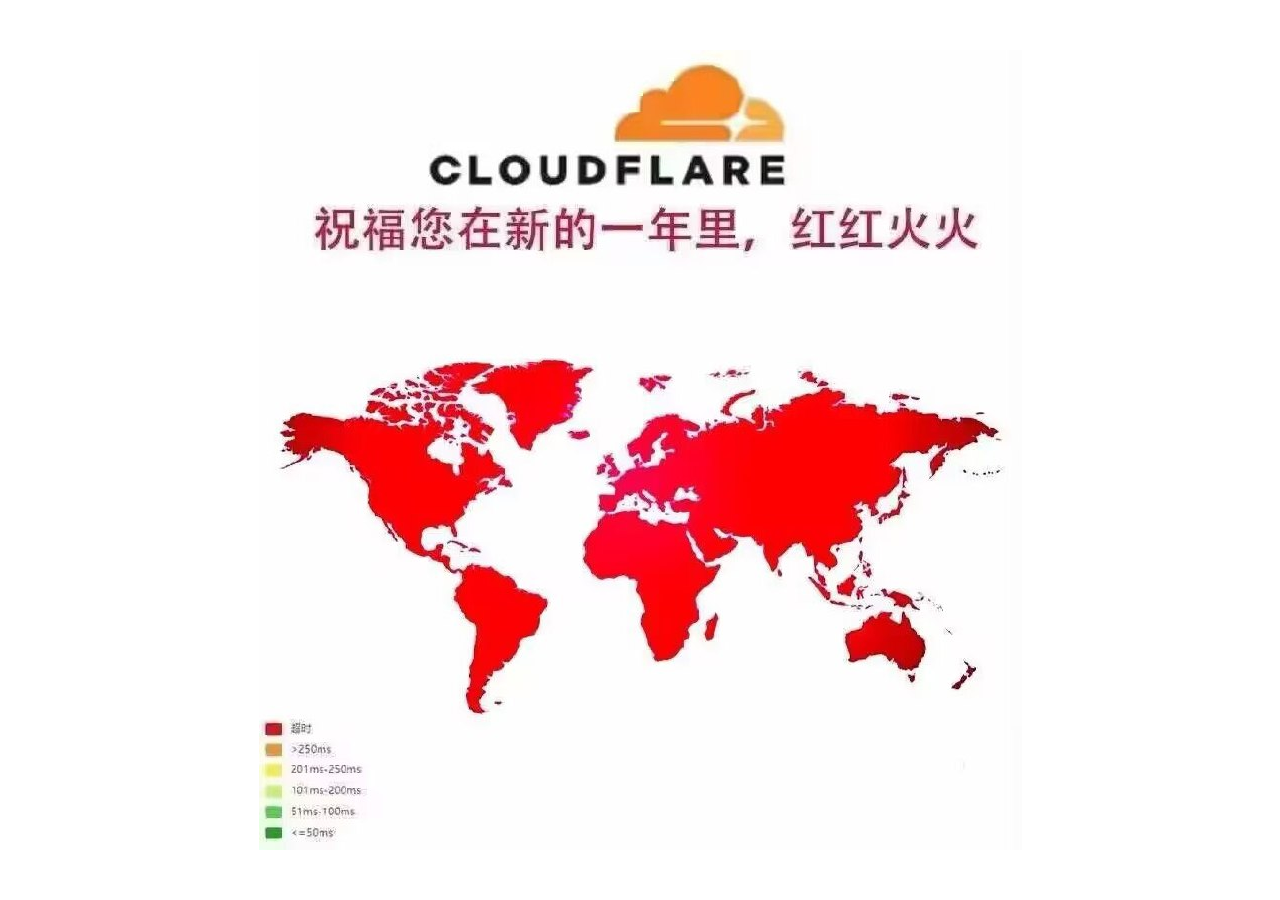
<file: index.html>
<!doctype html>
<html lang="zh-CN">
<head>
<meta charset="utf-8">
<meta name="viewport" content="width=device-width,initial-scale=1">
<title>Cloudflare</title>
<style>
  html,body{height:100%;margin:0;background:#fff;display:flex;align-items:center;justify-content:center}
  img{max-width:100%;max-height:100%;display:block}
</style>
</head>
<body>
<img src="cloudflare.jpg" alt="Cloudflare 全球延迟">
</body>
</html>
</file>
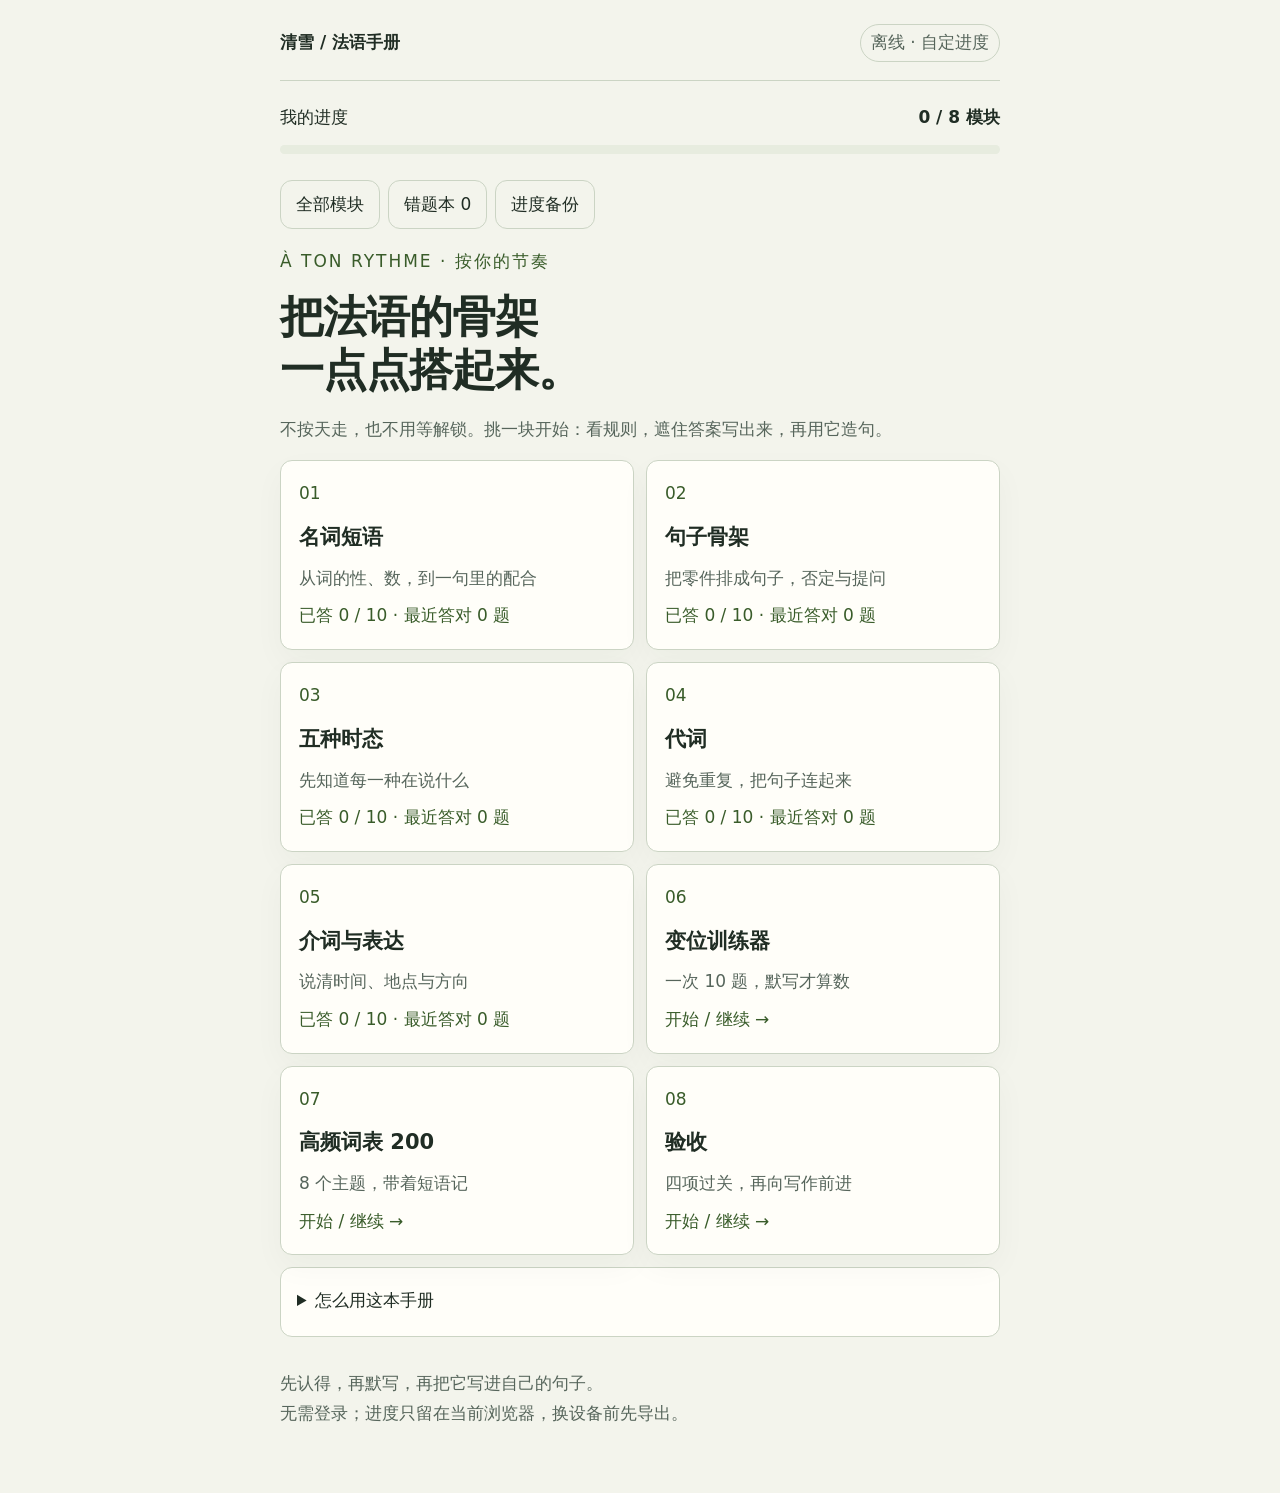
<file: french/index.html>
<!DOCTYPE html>
<html lang="zh-CN">
<head>
<meta charset="UTF-8">
<meta name="viewport" content="width=device-width, initial-scale=1">
<meta name="color-scheme" content="dark light">
<meta http-equiv="Content-Security-Policy" content="default-src 'none'; script-src 'unsafe-inline'; style-src 'unsafe-inline'; img-src data:; connect-src 'none'; font-src 'none'; media-src 'none'; object-src 'none'; base-uri 'none'; form-action 'none'">
<title>清雪的法语手册 · 语法与变位</title>
<style>
:root{color-scheme:dark;--bg:#111916;--panel:#1b2621;--raised:#25332b;--text:#edf1e8;--muted:#b3c1b7;--line:#3c4d41;--accent:#c9e49a;--ink:#1d2c15;--bad:#ffb3a9;--good:#b5e4bd;--shadow:0 12px 32px #0002}
@media(prefers-color-scheme:light){:root{color-scheme:light;--bg:#f3f4ec;--panel:#fffef9;--raised:#e7ecdf;--text:#202d24;--muted:#56655b;--line:#cbd4c4;--accent:#395c2a;--ink:#fff;--bad:#a62b25;--good:#256238;--shadow:0 12px 32px #27351b09}}
*{box-sizing:border-box}html{scroll-behavior:smooth}body{margin:0;background:var(--bg);color:var(--text);font:17px/1.75 system-ui,-apple-system,"Segoe UI","Microsoft YaHei",sans-serif}button,input,select,textarea{font:inherit}button,select,label.file{min-height:44px}button,label.file{border:1px solid var(--line);border-radius:12px;background:var(--raised);color:var(--text);padding:9px 15px;cursor:pointer}button:hover,label.file:hover{border-color:var(--accent)}button:disabled{opacity:.55;cursor:default}button.primary{background:var(--accent);color:var(--ink);border-color:var(--accent);font-weight:700}button.ghost{background:transparent}button:focus-visible,a:focus-visible,input:focus-visible,select:focus-visible,textarea:focus-visible,summary:focus-visible{outline:3px solid var(--accent);outline-offset:3px}input,select,textarea{max-width:100%;min-width:0;background:var(--bg);border:1px solid var(--line);border-radius:10px;color:var(--text);padding:10px;min-height:48px}input[type=checkbox]{min-height:24px;width:24px;height:24px;flex-shrink:0;accent-color:var(--accent)}label{display:block}h1,h2,h3,p{margin-top:0}h1{font-size:clamp(30px,7vw,44px);line-height:1.2;letter-spacing:-1px;margin-bottom:18px}h2{font-size:27px;line-height:1.4}h3{font-size:20px;line-height:1.5;margin-bottom:12px}p{margin-bottom:16px}small,.muted{color:var(--muted);font-size:17px}.eyebrow{color:var(--accent);font-size:17px;letter-spacing:2px;margin-bottom:14px}.shell{max-width:760px;margin:auto;padding:24px 20px 64px}.topline{display:flex;align-items:center;justify-content:space-between;gap:12px;padding-bottom:18px;margin-bottom:22px;border-bottom:1px solid var(--line)}.brand{font-weight:700}.pill{border:1px solid var(--line);border-radius:99px;padding:3px 10px;font-size:17px;color:var(--muted)}.progress-box{margin:22px 0 26px}.between{display:flex;justify-content:space-between;gap:12px;align-items:center;flex-wrap:wrap}progress{width:100%;height:9px;display:block;margin-top:12px;border:0;border-radius:99px;overflow:hidden;background:var(--raised);accent-color:var(--accent)}progress::-webkit-progress-bar{background:var(--raised)}progress::-webkit-progress-value{background:var(--accent)}progress::-moz-progress-bar{background:var(--accent)}.grid{display:grid;grid-template-columns:1fr 1fr;gap:12px}.module-card{text-align:left;display:flex;flex-direction:column;gap:10px;min-height:178px;background:var(--panel);padding:18px;box-shadow:var(--shadow)}.module-card strong{font-size:21px}.module-card .number{color:var(--accent);font-variant-numeric:tabular-nums}.module-card small{line-height:1.5}.module-card .status{margin-top:auto;color:var(--accent)}.panel,.rule,.quiz-item{background:var(--panel);border:1px solid var(--line);border-radius:16px;padding:20px;margin:16px 0;min-width:0}.panel.soft{background:var(--raised)}.rule h3{display:flex;gap:10px;align-items:baseline}.rule-number{font-size:17px;color:var(--accent);white-space:nowrap}.example{margin-top:14px;padding-top:14px;border-top:1px solid var(--line)}.fr{font-family:Georgia,"Times New Roman",serif;font-size:21px;line-height:1.55;overflow-wrap:anywhere}.example .zh{color:var(--muted);margin-top:4px}.speak{padding:6px 14px;min-width:44px;margin-top:7px}.toolbar,.actions,.accents,.choices{display:flex;gap:8px;flex-wrap:wrap}.toolbar{margin:18px 0}.actions{margin-top:18px}.accents{margin:10px 0}.accents button{min-width:44px;min-height:44px;padding:4px 10px}.field{width:100%;display:block}.choices{margin:14px 0}.choices button{flex:1 1 120px;text-align:left}.feedback{margin-top:14px;padding:14px;border-radius:10px;background:var(--raised);overflow-wrap:anywhere}.correct{color:var(--good)}.incorrect{color:var(--bad)}.diff{white-space:pre-wrap;font-family:ui-monospace,monospace;font-size:20px;overflow-wrap:anywhere}.diff mark{background:var(--bad);color:var(--bg);text-decoration:underline;text-underline-offset:4px}.table-wrap{overflow-x:auto;max-width:100%;margin:15px 0}table{width:100%;border-collapse:collapse}td,th{text-align:left;padding:10px 7px;border-bottom:1px solid var(--line);vertical-align:top;overflow-wrap:anywhere}th{font-weight:600;color:var(--muted)}.filters{display:grid;grid-template-columns:1fr 1fr;gap:12px}.filters label{min-width:0}.filters select{display:block;width:100%;margin-top:6px}.full{grid-column:1/-1}details{border:1px solid var(--line);border-radius:12px;padding:12px 16px;margin:12px 0;background:var(--panel)}summary{min-height:44px;cursor:pointer;display:list-item;padding:6px 0}.word{padding:14px 0;border-bottom:1px solid var(--line)}.word:last-child{border-bottom:0}.word-head{display:flex;justify-content:space-between;gap:12px;flex-wrap:wrap}.check{display:flex;align-items:flex-start;gap:12px;padding:12px 0;min-height:48px;cursor:pointer}.check input{margin-top:4px}.reading{line-height:1.95}.reading b{color:var(--accent)}.notice{color:var(--muted);border-left:3px solid var(--accent);padding:8px 14px;margin:20px 0}.nav-select{width:100%}.toast{position:fixed;left:16px;right:16px;bottom:20px;max-width:720px;margin:auto;background:var(--text);color:var(--bg);padding:14px 18px;border-radius:12px;box-shadow:var(--shadow);z-index:10}footer{margin-top:32px;color:var(--muted)}[hidden]{display:none!important}a{color:var(--accent)}.sr-only{position:absolute;width:1px;height:1px;overflow:hidden;clip:rect(0,0,0,0)}.empty{text-align:center;padding:32px 12px;color:var(--muted)}@media(max-width:420px){.shell{padding:18px 16px 56px}.grid{gap:10px}.module-card{padding:14px;min-height:188px}.panel,.rule,.quiz-item{padding:16px}.filters{grid-template-columns:1fr}.module-card strong{font-size:20px}.topline{align-items:flex-start}}@media(prefers-reduced-motion:reduce){html{scroll-behavior:auto}}
#main:focus{outline:none}.rule h3{display:block;overflow-wrap:anywhere}.rule-number{display:inline-block;margin-right:10px}p,h1,h2,h3,button,summary{overflow-wrap:anywhere}
</style>
</head>
<body>
<div class="shell">
<header><div class="topline"><span class="brand">清雪 / 法语手册</span><span class="pill">离线 · 自定进度</span></div><div class="progress-box"><div class="between"><span>我的进度</span><strong id="progressText">0 / 8 模块</strong></div><progress id="progress" value="0" max="8" aria-label="已完成模块"></progress></div></header>
<nav class="toolbar" aria-label="主要导航"><button id="homeBtn" class="ghost">全部模块</button><button id="wrongBtn" class="ghost">错题本 <span id="wrongCount">0</span></button><button id="dataBtn" class="ghost">进度备份</button></nav>
<main id="main" tabindex="-1"></main>
<footer>先认得，再默写，再把它写进自己的句子。<br>无需登录；进度只留在当前浏览器，换设备前先导出。</footer>
</div><div id="toast" class="toast" role="status" hidden></div>
<script>
'use strict';
const KEY='fr_grammar_v1';
const MODULES=[['名词短语','从词的性、数，到一句里的配合'],['句子骨架','把零件排成句子，否定与提问'],['五种时态','先知道每一种在说什么'],['代词','避免重复，把句子连起来'],['介词与表达','说清时间、地点与方向'],['变位训练器','一次 10 题，默写才算数'],['高频词表 200','8 个主题，带着短语记'],['验收','四项过关，再向写作前进']];
const GRAMMAR=[
{rules:[
['名词连冠词一起记性，复数通常加 -s，但 -eau 常变 -eaux、-al 常变 -aux。', [['Le livre est ici.','书在这里。'],['Les maisons sont grandes.','这些房子很大。'],['Les journaux sont sur la table.','报纸在桌上。']]],
['定冠词 le/la/l’/les 指已知或泛指，不定冠词 un/une/des 引入可数事物，部分冠词 du/de la/de l’ 表示不定量。',[['J’aime le café.','我喜欢咖啡。'],['J’ai une pomme et des poires.','我有一个苹果和几个梨。'],['Je bois de l’eau et je mange du pain.','我喝水、吃面包。']]],
['一般否定中 un/une/des 和部分冠词变 de/d’，定冠词保留，être 后的表语通常也保留原冠词。',[['Je n’ai pas de voiture.','我没有汽车。'],['Je n’aime pas le café.','我不喜欢咖啡。'],['Ce n’est pas une erreur.','这不是一个错误。']]],
['形容词通常在名词后，petit/grand/beau 等常放前面，位置变化有时也会改变意思。',[['C’est une voiture rouge.','这是一辆红色汽车。'],['Elle a un petit sac.','她有一个小包。'],['C’est un beau jardin.','这是一个漂亮的花园。']]],
['形容词随名词作性数配合，阴性通常加 -e、复数通常加 -s，并记住 blanc/blanche 等特殊形式。',[['La porte est ouverte.','门开着。'],['Les maisons sont blanches.','这些房子是白色的。'],['Ce sont de petits livres.','这些是小书（前置复数形容词前 des 通常变 de）。']]],
['主有形容词按所拥有之物选 mon/ma/mes、ton/ta/tes、son/sa/ses、notre/nos、votre/vos、leur/leurs，元音或哑音 h 前的阴性单数用 mon/ton/son。',[['Mon frère aime ma sœur.','我的哥哥喜欢我的妹妹。'],['Son amie habite ici.','他或她的女性朋友住这里。'],['Leurs enfants parlent français.','他们的孩子们说法语。']]]
],q:[
['填空：___ maison（一个房子）','une',1,'maison 是阴性，单数不定冠词用 une。'],
['填空：un journal → des ___','journaux',1,'journal 的复数是 journaux。'],
['选择：Je bois ___ lait.（一些牛奶）',['du','le','un'],2,'这里表示喝一些牛奶，用部分冠词 du。'],
['填空：Je n’ai pas ___ chat.','de',3,'一般否定中不定冠词变 de。'],
['判断：Je n’aime pas de café. 能表达“我不喜欢咖啡”。',['错','对'],3,'aimer 泛指某物用定冠词：Je n’aime pas le café.'],
['选择：这不是一支笔。Ce n’est pas ___ stylo.',['un','de','du'],3,'être 后表语的冠词通常不因否定而变 de。'],
['选择：一辆红色汽车',['une voiture rouge','une rouge voiture'],4,'颜色形容词通常在名词后。'],
['填空：Les portes sont ___ .（ouvert）','ouvertes',5,'portes 是阴性复数，形容词加 -es。'],
['填空：___ amie（我的女性朋友）','mon',6,'amie 以元音开头，虽然是阴性也用 mon。'],
['选择：他们的书（不止一本）',['leurs livres','leur livres','ses livres'],6,'多个所有者、多个物品，用 leurs。']
]},
{rules:[
['基本语序是主语＋动词＋补语，主语代词为 je/tu/il/elle/on/nous/vous/ils/elles，其中 on 用第三人称单数、vous 可表复数或敬称。',[['Nous apprenons le français.','我们学习法语。'],['On travaille ensemble.','我们一起工作。'],['Vous êtes professeur ?','您是老师吗？']]],
['书面否定用 ne/n’…pas 夹住变位动词，复合时态夹助动词，否定不定式则把 ne pas 放在不定式前。',[['Je ne parle pas anglais.','我不说英语。'],['Elle n’a pas mangé.','她没吃东西。'],['Je préfère ne pas sortir.','我更愿意不出门。']]],
['一般疑问可用升调、est-ce que 或主谓倒装，倒装以连字符连接，第三人称元音相接时补 -t-。',[['Tu viens ?','你来吗？（升调）'],['Est-ce que tu viens ?','你来吗？（est-ce que）'],['Parle-t-elle français ?','她说法语吗？（倒装）']]],
['识别人或物常用 c’est＋限定词＋名词，描述已知对象常用 il/elle est＋形容词或不带冠词的职业名词，复数识别用 ce sont。',[['C’est une étudiante.','这是一名女学生。'],['Elle est étudiante et elle est française.','她是学生，她是法国人。'],['Ce sont mes amis.','这些是我的朋友。']]],
['il y a 表示“有”，否定是 il n’y a pas de，提问可用 est-ce qu’il y a。',[['Il y a un livre sur la table.','桌上有一本书。'],['Il n’y a pas de pain.','没有面包。'],['Est-ce qu’il y a une gare ici ?','这里有火车站吗？']]],
['代词式动词用 me/te/se/nous/vous/se 对应主语，简单时态把它放在变位动词前。',[['Je me lève tôt.','我起得早。'],['Nous nous appelons souvent.','我们经常互相打电话。'],['Elle ne se couche pas tard.','她睡得不晚。']]]
],q:[
['填空：___ sommes à la maison.','Nous',1,'sommes 对应 nous。'],
['选择：on 的动词用哪一格？',['第三人称单数','第一人称复数'],1,'on 即使表示“我们”，也接第三人称单数。'],
['填空：Je ___ aime pas le thé.（填缩合形式）',"n’",2,'元音前 ne 缩合为 n’。'],
['选择：她没吃。',["Elle n’a pas mangé.","Elle a ne mangé pas."],2,'复合过去时的否定夹住助动词 a。'],
['填空：___ tu viens ?（用 est-ce que）','Est-ce que',3,'est-ce que 后保留陈述语序。'],
['选择：她来吗？（倒装）',['Vient-elle ?','Vient-t-elle ?'],3,'vient 已有词尾 t，不再补一个 t。'],
['填空：___ une belle maison.（这是一座漂亮的房子）',"C’est",4,'识别一座房子，用 c’est＋名词短语。'],
['选择：他是老师。',['Il est professeur.','Il est un professeur.'],4,'此处单纯说明职业，用无冠词的 professeur。'],
['填空：Il n’y a pas ___ lait.','de',5,'il n’y a pas 后的不定量用 de。'],
['填空：Nous ___ levons tôt.','nous',6,'nous 对应反身代词 nous。']
]},
{rules:[
['现在时说现在、习惯和事实，规则 -er/-ir/-re 词尾分别为 e/es/e/ons/ez/ent、is/is/it/issons/issez/issent、s/s/零词尾/ons/ez/ent。',[['Je travaille ici aujourd’hui ; hier, j’ai travaillé à la maison.','我今天在这里工作；昨天我在家工作（现在与已完成事件）。'],['Nous finissons à six heures et il vend du pain.','我们六点结束，他卖面包。']]],
['复合过去时用 avoir 或 être 的现在时＋过去分词说已完成的事，être 类与主语配合，avoir 类通常不配合但前置直接宾语需配合。',[['Hier, elle est arrivée ; avant, elle arrivait toujours tard.','昨天她到了；以前她总是很晚到（一次事件与过去习惯）。'],['Elles ont acheté les fleurs ; les fleurs qu’elles ont achetées sont belles.','她们买了花；她们买的花很美（直接宾语提前后配合）。'],['Elle s’est levée tôt, puis elle s’est lavé les mains.','她很早起床，随后洗了手（第二句 les mains 是后置直接宾语，lavé 不配合）。']]],
['未完成过去时说过去背景、习惯或状态，用现在时 nous 去 -ons 加 ais/ais/ait/ions/iez/aient，être 特用 ét-。',[['Il pleuvait quand je suis sortie.','我出去时正在下雨（下雨是背景，出去是事件，说话者为女性）。'],['Avant, nous habitions à Lyon ; maintenant, nous habitons à Paris.','以前我们住里昂，现在住巴黎（过去状态与现在）。'],['Nous étions jeunes et nous étudiions ensemble.','我们那时年轻，一起学习。']]],
['近将来用 aller 的现在时＋不定式表示即将做或已经打算做的事。',[['Je mange maintenant ; je vais travailler après.','我现在吃饭，之后准备工作（现在与计划）。'],['Nous allons prendre le train demain.','我们打算明天坐火车。']]],
['条件式现在时可表达礼貌请求，本轮只默写 je/vous，以将来词干加未完成过去时词尾构成。',[['Je veux un café ; je voudrais un café, s’il vous plaît.','我要一杯咖啡；我想要一杯咖啡，麻烦您（直接与委婉）。'],['Vous pourriez m’aider ?','您能帮帮我吗？'],['Je serais contente de venir.','我会很乐意来（女性说话者）。']]],
['先看语境再选时态，并把常见条件式词干 ser-/aur-/ir-/fer-/viendr-/pourr-/voudr-/devr-/saur-/verr- 连着原形记。',[['Quand j’étais petite, je lisais chaque soir ; hier, j’ai lu ce livre.','小时候我每晚读书；昨天我读了这本书。'],['Je pourrais venir, mais je voudrais savoir l’heure.','我可以来，但我想知道时间。']]]
],q:[
['填空：Il ___ des livres.（vendre，现在时）','vend',1,'规则 -re 第三人称单数不再加 t：vend。'],
['填空：Nous ___ .（finir，现在时）','finissons',1,'finir 属于 -issons 类型。'],
['填空：Elle ___ partie.（复合过去时助动词）','est',2,'不及物 partir 用 être。'],
['填空：Elles sont ___ .（arriver）','arrivées',2,'être 助动词后与阴性复数主语配合。'],
['填空：Les lettres que j’ai ___ sont ici.（écrire）','écrites',2,'que 代替前置直接宾语 lettres，écrit 配合为 écrites。'],
['填空：Nous ___ jeunes.（être，未完成过去时）','étions',3,'être 的未完成过去时词干是 ét-。'],
['选择：Il ___ quand Paul est arrivé.（下雨作背景）',['pleuvait','a plu'],3,'背景用未完成过去时，arrivé 是发生的事件。'],
['填空：Je ___ lire ce livre.（近将来）','vais',4,'je vais＋不定式。'],
['填空：Je ___ un thé, s’il vous plaît.（vouloir，礼貌）','voudrais',5,'vouloir 的条件式 je voudrais 更委婉。'],
['填空：Vous ___ m’aider ?（pouvoir，条件式）','pourriez',6,'条件式词干 pourr-＋iez。']
]},
{rules:[
['直接宾语代词 me/te/le/la/nous/vous/les 代替不带介词的宾语，le/la 在元音或哑音 h 前缩合为 l’。',[['Je vois Marie ; je la vois.','我看见玛丽；我看见她。'],['J’aime ce livre ; je l’aime.','我喜欢这本书；我喜欢它。'],['Je ne les ai pas vus.','我没看见他们（前置直接宾语为阳性复数）。']]],
['间接宾语 me/te/nous/vous 及 lui/leur 可代替 parler à、donner à 等结构中的人，但 penser à 等结构仍用重读代词。',[['Je parle à Léa ; je lui parle.','我和莱娅说话；我和她说话。'],['Il écrit à ses parents ; il leur écrit.','他给父母写信；他给他们写信。'],['Je pense à elle.','我想念她（不用 je lui pense）。']]],
['y 通常代替地点或 à＋事物，谈到人要按动词结构另选代词。',[['Je vais à Paris ; j’y vais.','我去巴黎；我去那里。'],['Elle pense à son examen ; elle y pense.','她想着考试；她想着这件事。']]],
['en 代替 de＋事物、部分量或不定数量，原句的数量词保留，de＋人通常用重读代词。',[['Tu veux du pain ? Oui, j’en veux.','你想吃面包吗？想，我想吃一些。'],['J’ai trois livres ; j’en ai trois.','我有三本书；我有三本。'],['Je parle de lui.','我谈到他（指人）。']]],
['宾语代词一般放在它所属的动词前，变位结构前的顺序是 me/te/se/nous/vous → le/la/les → lui/leur → y → en。',[['Je vais le lire.','我要读它（le 属于 lire）。'],['Je le lui donne.','我把它给他或她。'],['Je n’en ai pas acheté.','我没有买（那种东西）。']]],
['关系代词 qui 作从句主语，que/qu’ 作直接宾语，où 指地点或时间。',[['La fille qui parle est mon amie.','说话的女孩是我的朋友。'],['Le livre que je lis est court.','我读的这本书很短。'],['C’est la ville où je suis née.','这是我出生的城市（女性说话者）。']]]
],q:[
['填空：Je vois mes amis. → Je ___ vois.','les',1,'mes amis 是直接宾语复数，用 les。'],
['填空：J’aime cette chanson. → Je ___ aime.（缩合）',"l’",1,'la 在 aime 前缩合为 l’。'],
['填空：Je téléphone à Marie. → Je ___ téléphone.','lui',2,'téléphoner à quelqu’un 用 lui 代替单数的人。'],
['填空：Je parle aux enfants. → Je ___ parle.','leur',2,'间接宾语复数用 leur，不加 s。'],
['填空：Nous allons au lycée. → Nous ___ allons.','y',3,'y 代替地点 au lycée。'],
['填空：Tu veux du lait ? → Tu ___ veux ?','en',4,'en 代替部分量 du lait。'],
['填空：J’ai deux chats. → J’en ai ___.','deux',4,'en 代替名词后保留数量 deux。'],
['选择：我要读它。',['Je vais le lire.','Je le vais lire.'],5,'le 放在它所属的不定式 lire 前。'],
['填空：La femme ___ parle est ma mère.','qui',6,'从句缺主语，用 qui。'],
['选择：Le livre ___ je lis ; la ville ___ je vis.',['que / où','qui / que','où / qui'],6,'读的书是宾语用 que，居住的城市是地点用 où。']
]},
{rules:[
['à le/à les 缩合为 au/aux，de le/de les 缩合为 du/des，à la/à l’/de la/de l’ 保持分写。',[['Je vais au cinéma.','我去电影院。'],['Elle revient des États-Unis.','她从美国回来。'],['Il parle aux élèves.','他和学生们说话。']]],
['去或在城市一般用 à，阴性国家和元音开头的阳性国家用 en、其他阳性国家用 au、复数国家用 aux。',[['Elle habite à Pékin, en Chine.','她住在中国北京。'],['Nous allons au Canada et aux États-Unis.','我们去加拿大和美国。'],['Il travaille en Iran.','他在伊朗工作。']]],
['说来源时城市前用 de/d’，阴性或元音开头的国家前常用 de/d’，其他阳性国家用 du、复数国家用 des。',[['Je viens de Paris et elle vient de Chine.','我来自巴黎，她来自中国。'],['Il revient du Canada.','他从加拿大回来。'],['Elle revient d’Iran.','她从伊朗回来。']]],
['chez 指某人家或某职业人员处，dans/sur/sous/devant/derrière/entre 指位置，à pied 与 en bus/en train 指出行方式。',[['Je vais chez le médecin à pied.','我步行去看医生。'],['Le sac est sous la table.','包在桌子下面。'],['Nous allons à l’école en bus.','我们坐公交去学校。']]],
['时刻用 à，月份和年份用 en，季节用 en été/en automne/en hiver/au printemps，星期加 le 常表示每周重复。',[['Le cours commence à huit heures.','课八点开始。'],['Je travaille le lundi ; lundi, je reste chez moi.','我每周一工作；这个周一我待在家里。'],['En juillet, il fait chaud ; au printemps, il fait doux.','七月很热；春天气候温和。']]],
['depuis 表示持续至参照时点的状态，pendant 表示一段时长，il y a 表示多久以前，dans 表示多久以后，en 表示完成所需时长。',[['J’étudie le français depuis deux mois.','我学法语两个月了（还在学）。'],['J’ai étudié pendant deux heures et j’ai fini cet exercice en dix minutes.','我学了两小时，十分钟做完了这道练习。'],['Elle est partie il y a une heure ; elle va revenir dans une heure.','她一小时前走了，一小时后要回来。']]]
],q:[
['填空：Je vais ___ cinéma.','au',1,'à＋le 缩合成 au。'],
['填空：Je parle ___ enfants.（à＋les）','aux',1,'à＋les 缩合成 aux。'],
['填空：Elle habite ___ France.','en',2,'France 是阴性国家名，用 en。'],
['填空：Nous allons ___ Japon.','au',2,'Japon 是辅音开头的阳性国家名，用 au。'],
['填空：Je viens ___ Chine.','de',3,'来源，阴性国家 Chine 前用 de。'],
['填空：Je vais ___ ma sœur.（去妹妹家）','chez',4,'去某人家用 chez。'],
['填空：Nous allons à l’école ___ pied.','à',4,'步行固定说 à pied。'],
['填空：___ printemps, il fait doux.','Au',5,'春天用 au printemps。'],
['选择：我还在学，已学三个月。J’étudie ___ trois mois.',['depuis','il y a','dans'],6,'持续至现在用 depuis＋现在时。'],
['选择：她两小时后回来。Elle va revenir ___ deux heures.',['dans','pendant','il y a'],6,'从现在起两小时以后用 dans。']
]}
];
const PEOPLE=['je','tu','il / elle','nous','vous (复数)','ils / elles'];
const PEOPLE_ZH=['我','你','他／她','我们','你们','他们／她们'];
const TENSES=['现在时','复合过去时','未完成过去时','近将来','条件式现在时'];
const TENSE_IDS=['present','passe','imparfait','proche','conditionnel'];
const VERBS=[];
function regular(inf,zh,group,pp,aux='avoir'){const stem=inf.slice(0,-2);const endings=group==='er'?['e','es','e','ons','ez','ent']:group==='ir'?['is','is','it','issons','issez','issent']:['s','s','','ons','ez','ent'];VERBS.push({inf,zh,group,pp:pp||(stem+(group==='er'?'é':group==='ir'?'i':'u')),aux,present:endings.map(e=>stem+e),future:group==='re'?inf.slice(0,-1):inf});}
for(const row of [['parler','说话'],['manger','吃'],['habiter','居住'],['étudier','学习'],['regarder','看'],['écouter','听'],['travailler','工作'],['acheter','买'],['trouver','找到'],['arriver','到达']])regular(...row,'er',null,row[0]==='arriver'?'être':'avoir');
for(const row of [['finir','完成'],['choisir','选择'],['réussir','成功'],['remplir','装满'],['grandir','长大'],['grossir','长胖'],['maigrir','变瘦'],['rougir','脸红'],['réfléchir','思考'],['obéir','服从']])regular(...row,'ir');
for(const row of [['vendre','卖'],['attendre','等待'],['entendre','听见'],['rendre','归还'],['perdre','丢失'],['répondre','回答'],['descendre','下去（不带直接宾语）'],['défendre','保护'],['dépendre','取决于'],['confondre','混淆']])regular(...row,'re',null,row[0]==='descendre'?'être':'avoir');
function irregular(inf,zh,present,pp,future,aux='avoir'){VERBS.push({inf,zh,group:'irregular',present:present.split('|'),pp,future,aux});}
irregular('être','是','suis|es|est|sommes|êtes|sont','été','ser');
irregular('avoir','有','ai|as|a|avons|avez|ont','eu','aur');
irregular('aller','去','vais|vas|va|allons|allez|vont','allé','ir','être');
irregular('faire','做','fais|fais|fait|faisons|faites|font','fait','fer');
irregular('prendre','拿；乘坐','prends|prends|prend|prenons|prenez|prennent','pris','prendr');
irregular('venir','来','viens|viens|vient|venons|venez|viennent','venu','viendr','être');
irregular('pouvoir','能够','peux|peux|peut|pouvons|pouvez|peuvent','pu','pourr');
irregular('vouloir','想要','veux|veux|veut|voulons|voulez|veulent','voulu','voudr');
irregular('lire','读','lis|lis|lit|lisons|lisez|lisent','lu','lir');
irregular('boire','喝','bois|bois|boit|buvons|buvez|boivent','bu','boir');
irregular('voir','看见','vois|vois|voit|voyons|voyez|voient','vu','verr');
irregular('savoir','知道','sais|sais|sait|savons|savez|savent','su','saur');
irregular('devoir','必须','dois|dois|doit|devons|devez|doivent','dû','devr');
irregular('mettre','放','mets|mets|met|mettons|mettez|mettent','mis','mettr');
irregular('dire','说','dis|dis|dit|disons|dites|disent','dit','dir');
irregular('écrire','写','écris|écris|écrit|écrivons|écrivez|écrivent','écrit','écrir');
irregular('ouvrir','打开','ouvre|ouvres|ouvre|ouvrons|ouvrez|ouvrent','ouvert','ouvrir');
irregular('offrir','赠送','offre|offres|offre|offrons|offrez|offrent','offert','offrir');
irregular('mourir','死亡','meurs|meurs|meurt|mourons|mourez|meurent','mort','mourr','être');
irregular('naître','出生','nais|nais|naît|naissons|naissez|naissent','né','naîtr','être');
irregular('devenir','成为','deviens|deviens|devient|devenons|devenez|deviennent','devenu','deviendr','être');
irregular('sortir','出去（不带直接宾语）','sors|sors|sort|sortons|sortez|sortent','sorti','sortir','être');
irregular('partir','离开','pars|pars|part|partons|partez|partent','parti','partir','être');
regular('rester','留下','er','resté','être');
regular('tomber','摔倒','er','tombé','être');
regular('monter','上去（不带直接宾语）','er','monté','être');
irregular('tenir','握住；保持','tiens|tiens|tient|tenons|tenez|tiennent','tenu','tiendr');
irregular('revenir','回来','reviens|reviens|revient|revenons|revenez|reviennent','revenu','reviendr','être');
irregular('obtenir','获得','obtiens|obtiens|obtient|obtenons|obtenez|obtiennent','obtenu','obtiendr');
const V=Object.fromEntries(VERBS.map(v=>[v.inf,v]));
V.manger.present[3]='mangeons';
V.acheter.present=['achète','achètes','achète','achetons','achetez','achètent'];V.acheter.future='achèter';
const TEMPLATE=['être','avoir','aller','faire','prendre','venir','pouvoir','vouloir'];
const PP40=['parler','manger','habiter','étudier','regarder','écouter','travailler','acheter','trouver','arriver','finir','choisir','réussir','vendre','attendre','entendre','perdre','lire','boire','voir','savoir','pouvoir','vouloir','devoir','prendre','mettre','dire','faire','écrire','ouvrir','offrir','mourir','naître','venir','devenir','sortir','partir','rester','tomber','monter'];
const EXAM20=['être','avoir','aller','faire','prendre','venir','pouvoir','vouloir','parler','manger','habiter','étudier','finir','choisir','vendre','attendre','lire','dire','voir','savoir'];
function conjugate(v,t,p,g='m'){
 if(t==='present')return v.present[p];
 if(t==='passe'){let pp=v.pp;if(v.aux==='être')pp+=(g==='f'?'e':'')+(p>=3?'s':'');return V[v.aux].present[p]+' '+pp;}
 if(t==='proche')return V.aller.present[p]+' '+v.inf;
 const end=['ais','ais','ait','ions','iez','aient'][p];
 if(t==='conditionnel')return v.future+end;
 let stem=v.inf==='être'?'ét':v.present[3].slice(0,-3);
 if(v.inf==='manger'&&(p===3||p===4))stem='mang';
 return stem+end;
}
const VOCAB_TEXT={
'人':`la personne|人|une personne gentille
le garçon|男孩|un petit garçon
la fille|女孩；女儿|une jeune fille
l’homme|男人|un homme gentil
la femme|女人；妻子|une jeune femme
l’enfant|孩子|un enfant calme
l’ami|男性朋友|un bon ami
l’amie|女性朋友|mon amie française
la famille|家庭|une grande famille
le père|父亲|mon père
la mère|母亲|ma mère
le frère|兄弟|mon petit frère
la sœur|姐妹|ma grande sœur
le grand-père|祖父；外祖父|mon grand-père
la grand-mère|祖母；外祖母|ma grand-mère
le fils|儿子|son fils
le bébé|婴儿|un petit bébé
le cousin|堂／表兄弟|mon cousin
la cousine|堂／表姐妹|ma cousine
le voisin|男邻居|un voisin sympa
la voisine|女邻居|ma voisine
le professeur|老师|le professeur de français
l’étudiant|男大学生|un étudiant chinois
l’étudiante|女大学生|une étudiante chinoise
le prénom|名字|mon prénom`,
'家':`la maison|房子|une petite maison
l’appartement|公寓|un grand appartement
la chambre|卧室|ma chambre
le salon|客厅|dans le salon
la cuisine|厨房|dans la cuisine
la salle de bains|浴室|une salle de bains
les toilettes|厕所|aller aux toilettes
la porte|门|une porte ouverte
la fenêtre|窗|une grande fenêtre
le mur|墙|un mur blanc
le sol|地面|sur le sol
le toit|屋顶|un toit rouge
l’escalier|楼梯|dans l’escalier
le lit|床|un grand lit
la table|桌子|sur la table
la chaise|椅子|une chaise en bois
le bureau|书桌；办公室|un petit bureau
l’armoire|衣柜|une armoire blanche
le canapé|沙发|un canapé confortable
la lampe|灯|une lampe de bureau
la clé|钥匙|la clé de la maison
le jardin|花园|un beau jardin
le balcon|阳台|sur le balcon
le frigo|冰箱（口语）|dans le frigo
la douche|淋浴|prendre une douche`,
'时间':`le temps|时间；天气|avoir le temps
le jour|天|chaque jour
la journée|一天的时段|toute la journée
la semaine|星期|la semaine prochaine
le mois|月|le mois dernier
l’année|年；一年|cette année
l’an|年（计数）|un an
l’heure|小时；时刻|à huit heures
la minute|分钟|dans cinq minutes
la seconde|秒|une seconde
le matin|早晨|ce matin
le midi|中午|vers midi
l’après-midi|下午|cet après-midi
le soir|傍晚；晚上|ce soir
la nuit|夜晚|cette nuit
le lundi|星期一|le lundi matin
le mardi|星期二|le mardi soir
le mercredi|星期三|le mercredi après-midi
le jeudi|星期四|le jeudi matin
le vendredi|星期五|le vendredi soir
le samedi|星期六|le samedi matin
le dimanche|星期日|le dimanche soir
le printemps|春天|au printemps
l’été|夏天|en été
l’hiver|冬天|en hiver`,
'吃':`le pain|面包|du pain frais
le riz|米饭；大米|un bol de riz
les pâtes|面食|des pâtes au fromage
la viande|肉|de la viande
le poulet|鸡；鸡肉|du poulet rôti
le poisson|鱼|du poisson frais
l’œuf|鸡蛋|un œuf dur
le lait|牛奶|un verre de lait
le fromage|奶酪|un morceau de fromage
le beurre|黄油|du pain avec du beurre
le yaourt|酸奶|un yaourt nature
le fruit|水果|un fruit frais
la pomme|苹果|une pomme rouge
la banane|香蕉|une banane mûre
l’orange|橙子|une orange douce
le légume|蔬菜|des légumes verts
la tomate|番茄|une salade de tomates
la pomme de terre|土豆|des pommes de terre
la soupe|汤|une soupe chaude
l’eau|水|un verre d’eau
le café|咖啡|un café sans sucre
le thé|茶|une tasse de thé
le sucre|糖|un peu de sucre
le sel|盐|un peu de sel
le repas|一餐|un bon repas`,
'出行':`la rue|街道|dans la rue
la route|公路；道路|une longue route
la place|广场；位置|sur la place
la ville|城市|une grande ville
le village|村庄|un petit village
le pays|国家|un pays européen
la gare|火车站|à la gare
l’aéroport|机场|à l’aéroport
la station|站点|une station de métro
l’arrêt|停靠站|un arrêt de bus
le bus|公交车|prendre le bus
le train|火车|prendre le train
le métro|地铁|en métro
le tramway|有轨电车|prendre le tramway
le vélo|自行车|à vélo
la voiture|汽车|en voiture
le taxi|出租车|prendre un taxi
l’avion|飞机|en avion
le bateau|船|un petit bateau
le billet|票|un billet de train
le voyage|旅行|un long voyage
la valise|行李箱|une grande valise
le passeport|护照|mon passeport
le plan|平面地图|un plan de la ville
l’hôtel|旅馆|un hôtel calme`,
'学习':`l’école|学校|aller à l’école
le lycée|高中|au lycée
l’université|大学|à l’université
la classe|班级；课堂|en classe
le cours|课程|un cours de français
la leçon|一课|apprendre une leçon
le livre|书|lire un livre
le cahier|本子|un cahier neuf
la page|页|la première page
le stylo|笔|un stylo bleu
le crayon|铅笔|un crayon noir
la gomme|橡皮|une petite gomme
la règle|尺子；规则|une règle de grammaire
le sac|包|mon sac à dos
le dictionnaire|词典|un dictionnaire français
le mot|词|un mot nouveau
la phrase|句子|une phrase simple
la question|问题|poser une question
la réponse|回答|la bonne réponse
l’exercice|练习|faire un exercice
le devoir|作业|faire ses devoirs
l’examen|考试|réussir un examen
la note|分数；笔记|une bonne note
la langue|语言|une langue étrangère
l’ordinateur|电脑|un ordinateur portable`,
'身体':`le corps|身体|le corps humain
la tête|头|avoir mal à la tête
le visage|脸|un visage souriant
les cheveux|头发|des cheveux longs
l’œil|眼睛|un œil bleu
le sang|血|une prise de sang
l’oreille|耳朵|l’oreille droite
le nez|鼻子|un petit nez
la bouche|嘴|ouvrir la bouche
la dent|牙齿|se brosser les dents
le cou|脖子|avoir mal au cou
l’épaule|肩膀|l’épaule gauche
le bras|胳膊|le bras droit
la main|手|se laver les mains
le doigt|手指|les cinq doigts
le dos|背|avoir mal au dos
le ventre|肚子|avoir mal au ventre
la jambe|腿|la jambe gauche
le genou|膝盖|le genou droit
le pied|脚|le pied gauche
le cœur|心脏；心|le cœur humain
la peau|皮肤|la peau douce
la santé|健康|être en bonne santé
le médecin|医生|aller chez le médecin
le médicament|药|prendre un médicament`,
'购物':`le magasin|商店|un grand magasin
le marché|市场|au marché
le supermarché|超市|au supermarché
la boulangerie|面包店|à la boulangerie
la pharmacie|药店|à la pharmacie
le prix|价格|un prix bas
l’argent|钱|avoir de l’argent
l’euro|欧元|deux euros
la monnaie|零钱|rendre la monnaie
la carte|卡|payer par carte
la caisse|收银台|à la caisse
le ticket|小票；票|un ticket de caisse
le reçu|收据|demander un reçu
le panier|篮子|un panier plein
le vêtement|衣物|un vêtement chaud
la chemise|衬衫|une chemise blanche
le pantalon|裤子|un pantalon noir
la robe|连衣裙|une robe rouge
la jupe|裙子|une jupe courte
le manteau|大衣|un manteau chaud
la chaussure|鞋|une paire de chaussures
la taille|尺码；身高|la bonne taille
la couleur|颜色|une couleur claire
le cadeau|礼物|un petit cadeau
la réduction|折扣|une réduction de prix`
};
const VOCAB=Object.entries(VOCAB_TEXT).map(([theme,rows])=>({theme,words:rows.split('\n').map(r=>r.split('|'))}));
const PAST_EXAM=[
['J’___ une pomme.（manger）','ai mangé','manger 用 avoir，直接宾语在后，不配合。'],
['Nous ___ à Paris.（arriver，全体女性）','sommes arrivées','être＋阴性复数 arrivées。'],
['Elle ___ tôt.（partir）','est partie','partir 用 être，阴性单数 partie。'],
['Ils ___ chez eux.（rester）','sont restés','être＋阳性复数 restés。'],
['Vous ___ ce livre.（lire，复数）','avez lu','lire 的过去分词为 lu。'],
['Tu ___ tes devoirs.（faire）','as fait','faire → fait，avoir 不与主语配合。'],
['Elles ___ le bus.（prendre）','ont pris','prendre 用 avoir，过去分词 pris。'],
['Il ___ de l’eau.（boire）','a bu','boire → bu。'],
['J’___ la porte.（ouvrir）','ai ouvert','ouvrir → ouvert。'],
['Nous ___ une lettre.（écrire）','avons écrit','écrire → écrit，直接宾语在后。'],
['Les lettres que j’___ sont longues.（écrire）','ai écrites','前置直接宾语 lettres，阴性复数配合。'],
['Marie ? Je l’___ hier.（voir）','ai vue','l’ 指 Marie，为前置阴性单数直接宾语。'],
['Elle ___ tôt.（se lever，填反身代词起的整个形式）',"s’est levée",'代词式动词用 être，这里 se 为直接宾语，与 elle 配合。'],
['Elle ___ les mains.（se laver，填反身代词起的整个形式）',"s’est lavé",'直接宾语 les mains 在后，se 是间接宾语，lavé 不配合。'],
['Tu ___ venir.（pouvoir）','as pu','pouvoir → pu。'],
['Il ___ partir.（devoir）','a dû','devoir 的阳性单数过去分词 dû 有长音符。'],
['Elles ___ à Lyon.（naître）','sont nées','naître 用 être，nées 阴性复数。'],
['Nous ___ dans la rue.（sortir，全体男性，无直接宾语）','sommes sortis','此处出去用 être，sortis 阳性复数。'],
['Elle ___ la valise.（monter，把箱子搬上去）','a monté','monter 带直接宾语 la valise 时用 avoir。'],
['Ils ___ professeurs.（devenir）','sont devenus','devenir 用 être，devenus 阳性复数。']
];
const READING=`Hier, Léa est arrivée chez sa grand-mère à huit heures. Il faisait froid, mais la maison était chaude. Sa grand-mère préparait le petit déjeuner dans la cuisine. Léa a posé son sac, puis elle a mangé du pain avec du fromage. Elles ont parlé de la famille et des cours de français. Quand Léa était petite, elle venait ici chaque dimanche. Maintenant, elle habite dans une autre ville et elle prend le train. Après le repas, elles sont sorties au marché. Léa a acheté des pommes et sa grand-mère a choisi des légumes. Demain, elles vont préparer une soupe ensemble. Léa voudrait aussi écrire une lettre à son frère. Elle aime ces moments simples. Le soir, elle lit un livre et note les mots nouveaux dans son cahier. Elle veut mieux comprendre les histoires françaises. Pour elle, apprendre une langue ouvre une fenêtre sur le monde et sur les autres.`;
const READING_KEY=[['est arrivée','arriver','复合过去时'],['faisait','faire','未完成过去时'],['était','être','未完成过去时'],['préparait','préparer','未完成过去时'],['a posé','poser','复合过去时'],['a mangé','manger','复合过去时'],['ont parlé','parler','复合过去时'],['était','être','未完成过去时'],['venait','venir','未完成过去时'],['habite','habiter','现在时'],['prend','prendre','现在时'],['sont sorties','sortir','复合过去时'],['a acheté','acheter','复合过去时'],['a choisi','choisir','复合过去时'],['vont préparer','préparer','近将来（aller 现在时＋不定式）'],['voudrait','vouloir','条件式现在时'],['écrire','écrire','不定式，无人称时态'],['aime','aimer','现在时'],['lit','lire','现在时'],['note','noter','现在时'],['veut','vouloir','现在时'],['comprendre','comprendre','不定式，无人称时态'],['apprendre','apprendre','不定式作主语，无人称时态'],['ouvre','ouvrir','现在时']];
const $=s=>document.querySelector(s);
const esc=s=>String(s).replace(/[&<>"']/g,c=>({'&':'&amp;','<':'&lt;','>':'&gt;','"':'&quot;',"'":'&#39;'}[c]));
const now=()=>new Date().toISOString();
const blank=()=>({version:1,completed:Array(8).fill(false),answers:{},mastery:{},wrong:{},checks:Array(4).fill(false),writing:''});
let state=blank(),storageOK=true,loadNotice='';
function toast(s){$('#toast').textContent=s;$('#toast').hidden=false;clearTimeout(toast.timer);toast.timer=setTimeout(()=>$('#toast').hidden=true,7000);}
function save(){try{localStorage.setItem(KEY,JSON.stringify(state));storageOK=true;}catch{storageOK=false;toast('浏览器未能保存（可能空间已满或禁用存储）；当前进度还在，请立即导出备份。');}updateTop();}
function parseID(id){
 let m;if((m=/^g-(\d+)-(\d+)$/.exec(id))&&GRAMMAR[+m[1]]?.q[+m[2]])return{kind:'grammar',m:+m[1],q:+m[2]};
 if((m=/^e-(\d+)$/.exec(id))&&PAST_EXAM[+m[1]])return{kind:'exam',q:+m[1]};
 if((m=/^c-([^~]+)~([^~]+)~([0-5])~([mf])$/.exec(id))&&Object.hasOwn(V,m[1])&&TENSE_IDS.includes(m[2])&&(m[2]!=='conditionnel'||[0,4].includes(+m[3])))return{kind:'conj',inf:m[1],t:m[2],p:+m[3],g:m[4]};
 return null;
}
function validate(raw){
 if(!raw||typeof raw!=='object'||raw.version!==1)throw Error('不是 v1 进度文件');
 const s=blank();
 if(!Array.isArray(raw.completed)||raw.completed.length!==8||raw.completed.some(x=>typeof x!=='boolean'))throw Error('模块进度格式不正确');
 if(!Array.isArray(raw.checks)||raw.checks.length!==4||raw.checks.some(x=>typeof x!=='boolean'))throw Error('验收记录格式不正确');
 s.completed=raw.completed.slice();s.checks=raw.checks.slice();s.completed[7]=s.checks.every(Boolean);
 if(raw.writing!==undefined&&(typeof raw.writing!=='string'||raw.writing.length>30000))throw Error('写作记录格式不正确');s.writing=raw.writing||'';
 for(const field of ['answers','mastery','wrong'])if(!raw[field]||typeof raw[field]!=='object'||Array.isArray(raw[field]))throw Error('缺少 '+field+' 数据');
 for(const [id,list] of Object.entries(raw.answers)){
  if(!parseID(id)||!Array.isArray(list)||list.length>50000)throw Error('答题记录格式不正确');
  s.answers[id]=list.map(a=>{if(!a||typeof a.ok!=='boolean'||typeof a.input!=='string'||a.input.length>500||typeof a.at!=='string'||!Number.isFinite(Date.parse(a.at)))throw Error('答题记录损坏');return{ok:a.ok,input:a.input,at:a.at};});
 }
 for(const [id,w] of Object.entries(raw.wrong)){
  if(!parseID(id)||!w||!Number.isSafeInteger(w.count)||w.count<1||typeof w.resolved!=='boolean'||typeof w.lastAt!=='string'||!Number.isFinite(Date.parse(w.lastAt)))throw Error('错题格式不正确');
  s.wrong[id]={count:w.count,resolved:w.resolved,lastAt:w.lastAt};
 }
 for(const [key,m] of Object.entries(raw.mastery)){
  const [inf,t,g,...extra]=key.split('~');const target=t==='conditionnel'?[0,4]:[0,1,2,3,4,5];
  if(extra.length||!Object.hasOwn(V,inf)||!TENSE_IDS.includes(t)||!['m','f'].includes(g)||!m||!Array.isArray(m.streak)||m.streak.some(p=>!target.includes(p))||new Set(m.streak).size!==m.streak.length||typeof m.mastered!=='boolean')throw Error('掌握表格式不正确');
  if(m.mastered&&m.streak.length!==target.length)throw Error('掌握记录不完整');
  s.mastery[key]={streak:m.streak.slice(),mastered:m.mastered};
 }
 return s;
}
try{const saved=localStorage.getItem(KEY);if(saved)state=validate(JSON.parse(saved));}catch{loadNotice='未能读取已有进度；当前先用空白记录。可在“进度备份”导入备份文件。';}
function updateTop(){const n=state.completed.filter(Boolean).length;$('#progressText').textContent=n+' / 8 模块';$('#progress').value=n;$('#wrongCount').textContent=Object.values(state.wrong).filter(w=>!w.resolved).length;}
function idConj(q){return'c-'+q.inf+'~'+q.t+'~'+q.p+'~'+q.g;}
function masteryKey(q){return q.inf+'~'+q.t+'~'+(q.t==='passe'?q.g:'m');}
function record(id,input,ok){
 (state.answers[id]??=[]).push({input:input.slice(0,500),ok,at:now()});
 if(!ok){const old=state.wrong[id];state.wrong[id]={count:(old?.count||0)+1,lastAt:now(),resolved:false};}
 else if(state.wrong[id])state.wrong[id].resolved=true;
 const q=parseID(id);if(q.kind==='conj'){
  const key=masteryKey(q),m=state.mastery[key]??={streak:[],mastered:false};
  if(!ok){m.streak=[];m.mastered=false;}else if(!m.streak.includes(q.p))m.streak.push(q.p);
  m.mastered=m.streak.length===(q.t==='conditionnel'?2:6);
 }
 save();
}
// Grammar accepts typographic apostrophes and sentence case; conjugation is stricter.
const normalizeGrammar=s=>s.trim().normalize('NFC').replace(/[’‘]/g,"'").toLocaleLowerCase('fr');
const normalizeConj=s=>s.trim().normalize('NFC');
let frenchVoice=null;
function detectVoice(){try{frenchVoice=('speechSynthesis'in window)?speechSynthesis.getVoices().find(v=>v.localService===true&&/^fr(?:[-_]|$)/i.test(v.lang)):null;}catch{frenchVoice=null;}document.querySelectorAll('.speak').forEach(b=>b.hidden=!frenchVoice);}
if('speechSynthesis'in window){try{speechSynthesis.addEventListener('voiceschanged',detectVoice);}catch{}}
function speechButton(text){return'<button type="button" class="speak" data-speak="'+esc(text)+'" aria-label="朗读法语：'+esc(text)+'"'+(!frenchVoice?' hidden':'')+'>读</button>';}
function examples(rows){return rows.map(([fr,zh])=>'<div class="example"><div class="fr" lang="fr">'+esc(fr)+'</div><div class="zh">'+esc(zh)+'</div>'+speechButton(fr)+'</div>').join('');}
function accentBar(target){return'<div class="accents" role="group" aria-label="插入法语重音">'+Array.from('éèêàâçùûîôœ').map(c=>'<button type="button" data-accent="'+c+'" data-target="'+target+'" aria-label="插入 '+c+'">'+c+'</button>').join('')+'</div>';}
function jump(m){return'<label class="muted">自由跳转<select class="nav-select" id="jump"><option value="">选择模块</option>'+MODULES.map((x,i)=>'<option value="'+i+'"'+(m===i?' selected':'')+'>'+String(i+1).padStart(2,'0')+' · '+x[0]+'</option>').join('')+'</select></label>';}
function completion(m){if(m===7)return'';return'<label class="check panel"><input type="checkbox" data-complete="'+m+'" '+(state.completed[m]?'checked':'')+'><span>我已完成这个模块<br><small>由你决定，不以答题数或天数锁进度。</small></span></label>';}
function grade(m){const qs=GRAMMAR[m].q;let done=0,right=0;qs.forEach((q,i)=>{const a=state.answers['g-'+m+'-'+i]?.at(-1);if(a){done++;if(a.ok)right++;}});return'已答 '+done+' / '+qs.length+' · 最近答对 '+right+' 题';}
function home(){
 return'<p class="eyebrow">À TON RYTHME · 按你的节奏</p><h1>把法语的骨架<br>一点点搭起来。</h1><p class="muted">不按天走，也不用等解锁。挑一块开始：看规则，遮住答案写出来，再用它造句。</p><div class="grid">'+MODULES.map((m,i)=>'<button class="module-card" data-route="m'+i+'"><span class="number">'+String(i+1).padStart(2,'0')+'</span><strong>'+m[0]+'</strong><small>'+m[1]+'</small><span class="status">'+(state.completed[i]?'✓ 已完成':i<5?grade(i):'开始 / 继续 →')+'</span></button>').join('')+'</div><details><summary>怎么用这本手册</summary><p>拼读已会，就从需要的地方开始。初次学习可先看名词、句子骨架，再把变位和时态用法配着练；所有模块都能自由跳转。</p><p>沿用原稿的练习分配：看规则约 15 分钟、遮答案默写变位约 20 分钟、用规则造 5 句约 20 分钟、回看错题约 5 分钟；这些是一次练习的参考，不是日程表。</p><p>隔一段时间先重写旧错题；每周回扫。熟悉规则后继续写短文，让“能认、能默写”变成“写作时用得出来”。</p><p>词表给你起步用的 200 条。接着从实际读到的短文里摘“冠词＋词＋短语”，不要只背孤立单词；下次先遮住中文回忆。</p><p>“读”按钮只在检测到设备已有的离线法语语音时出现。这里不请求网络语音。</p></details>';
}
function questionData(id){const d=parseID(id);if(!d)return null;
 if(d.kind==='grammar'){const a=GRAMMAR[d.m].q[d.q];return{prompt:a[0],answer:Array.isArray(a[1])?a[1][0]:a[1],options:Array.isArray(a[1])?a[1]:null,explain:a[3],rule:'规则 '+(d.m+1)+'.'+a[2],ruleRoute:'m'+d.m,ruleId:'rule-'+a[2]};}
 if(d.kind==='exam'){const a=PAST_EXAM[d.q];return{prompt:a[0],answer:a[1],explain:a[2],rule:'规则 3.2',ruleRoute:'m2',ruleId:'rule-2'};}
 return{prompt:conjPrompt(d),answer:conjugate(V[d.inf],d.t,d.p,d.g),explain:conjExplanation(d),rule:'变位参考表',ruleRoute:'m5'};
}
function shuffle(a){a=a.slice();for(let i=a.length-1;i>0;i--){const j=Math.floor(Math.random()*(i+1));[a[i],a[j]]=[a[j],a[i]];}return a;}
function quizHTML(id,index,review=false){const d=questionData(id);const inputId='input-'+id.replace(/[^a-zA-Z0-9-]/g,'_');const last=state.answers[id]?.at(-1);return'<article class="quiz-item" data-question="'+esc(id)+'"><h3>'+index+'. '+esc(d.prompt)+'</h3>'+(last?'<p class="muted">上次：'+(last.ok?'答对':'答错')+' · 可重新作答</p>':'')+(d.options?'<div class="choices">'+shuffle(d.options).map(v=>'<button data-choice="'+esc(v)+'" data-q="'+esc(id)+'">'+esc(v)+'</button>').join('')+'</div>':'<form data-quiz="'+esc(id)+'"><label class="sr-only" for="'+inputId+'">输入答案</label><input id="'+inputId+'" class="field" name="answer" autocomplete="off" autocapitalize="none" spellcheck="false" maxlength="500" placeholder="在这里默写" required>'+accentBar(inputId)+'<button class="primary" type="submit">核对答案</button></form>')+'<div class="result" role="status"></div></article>';}
function grammarView(m){const d=GRAMMAR[m];return jump(m)+'<p class="eyebrow">模块 '+String(m+1).padStart(2,'0')+'</p><h1>'+MODULES[m][0]+'</h1><p class="muted">每条先看例句，再遮住它说一个自己的句子。</p>'+d.rules.map((r,i)=>'<section class="rule" id="rule-'+(i+1)+'"><h3><span class="rule-number">'+(m+1)+'.'+(i+1)+'</span>'+esc(r[0])+'</h3>'+examples(r[1])+'</section>').join('')+'<h2>写出来，才知道会不会</h2><p class="muted" id="quizScore">'+grade(m)+'。错题会自动收进错题本，重答正确后标为已订正。</p>'+d.q.map((_,i)=>quizHTML('g-'+m+'-'+i,i+1)).join('')+completion(m);}
function diffHTML(typed,correct){const a=Array.from(typed),b=Array.from(correct),n=a.length,m=b.length;const dp=Array.from({length:n+1},()=>Array(m+1).fill(0));for(let i=0;i<=n;i++)dp[i][0]=i;for(let j=0;j<=m;j++)dp[0][j]=j;for(let i=1;i<=n;i++)for(let j=1;j<=m;j++)dp[i][j]=Math.min(dp[i-1][j]+1,dp[i][j-1]+1,dp[i-1][j-1]+(a[i-1]===b[j-1]?0:1));let i=n,j=m,x=[],y=[];while(i||j){if(i&&j&&dp[i][j]===dp[i-1][j-1]+(a[i-1]===b[j-1]?0:1)){const eq=a[i-1]===b[j-1];x.push(eq?esc(a[i-1]):'<mark>'+esc(a[i-1])+'</mark>');y.push(eq?esc(b[j-1]):'<mark>'+esc(b[j-1])+'</mark>');i--;j--;}else if(i&&dp[i][j]===dp[i-1][j]+1){x.push('<mark>'+esc(a[--i])+'</mark>');y.push('<mark>∅</mark>');}else{x.push('<mark>∅</mark>');y.push('<mark>'+esc(b[--j])+'</mark>');}}return'<div>你的答案</div><div class="diff">'+x.reverse().join('')+'</div><div>正确答案</div><div class="diff" lang="fr">'+y.reverse().join('')+'</div><small>高亮为差异；∅ 表示此处缺字或多字，不是答案的一部分。</small>';}
function tableHTML(q){const v=V[q.inf];return'<div class="table-wrap"><table><caption>'+esc(v.inf)+' · '+TENSES[TENSE_IDS.indexOf(q.t)]+(q.t==='passe'?' · '+(q.g==='f'?'全体女性':'男性或混合组'):'')+'</caption><thead><tr><th>人称</th><th>形式（不含主语）</th></tr></thead><tbody>'+PEOPLE.map((p,i)=>'<tr><td>'+p+'</td><td class="fr" lang="fr">'+esc(conjugate(v,q.t,i,q.g))+'</td></tr>').join('')+'</tbody></table></div>'+(q.t==='conditionnel'?'<p class="muted">完整表供查错；本轮只考 je / vous。</p>':'');}
function feedbackHTML(id,input,ok){const q=questionData(id),d=parseID(id);return'<div class="feedback"><strong class="'+(ok?'correct':'incorrect')+'">'+(ok?'✓ 答对了':'再写一次就能补上')+'</strong>'+(ok?'':d.kind==='conj'?diffHTML(normalizeConj(input),q.answer):'<p>你的答案：'+esc(input)+'<br>正确答案：<span lang="fr">'+esc(q.answer)+'</span></p>')+'<p>'+esc(q.explain)+'</p>'+(d.kind==='conj'&&!ok?tableHTML(d):'')+(d.kind!=='conj'?'<button class="ghost" data-rule-route="'+q.ruleRoute+'" data-rule-id="'+q.ruleId+'">回看 '+q.rule+'</button>':'')+'</div>';}
function answerQuiz(id,input,box){const q=questionData(id),d=parseID(id);if(!input.trim()){toast('先写一个答案。');return;}const ok=d.kind==='conj'?normalizeConj(input)===q.answer:normalizeGrammar(input)===normalizeGrammar(q.answer);record(id,input,ok);box.querySelector('.result').innerHTML=feedbackHTML(id,input,ok);box.querySelectorAll('form button,form input,.choices button').forEach(b=>b.disabled=true);const m=/^m([0-4])$/.exec(route);if(m)$('#quizScore').textContent=grade(+m[1]);box.querySelector('.result').insertAdjacentHTML('beforeend','<button class="ghost" data-retry="'+esc(id)+'">再默写一次</button>');}
let config={pool:'all',verb:'all',tense:'all',gender:'m'},round=null;
function conjPrompt(q){return q.inf+' · '+TENSES[TENSE_IDS.indexOf(q.t)]+' · '+PEOPLE_ZH[q.p]+(q.t==='passe'&&V[q.inf].aux==='être'?'（'+(q.g==='f'?'女性／全体女性':'男性／男性或混合组')+'）':'');}
function conjExplanation(q){const v=V[q.inf];if(q.t==='present')return v.group==='irregular'?'这个动词按专属模板记，重点对照词干。':v.inf==='acheter'?'acheter 的部分人称用 achèt-，nous / vous 用 achet-。':v.inf==='manger'?'manger 的 nous 是 mangeons，保留 e 的发音作用。':'按 '+(v.group==='re'?'-re（vendre 型）':v.group==='ir'?'-ir（finir 型）':'-er')+' 词尾匹配人称。';if(q.t==='passe')return v.aux==='être'?'此处用 être；过去分词与主语性数配合，vous 在本训练中固定为复数。':'avoir 的现在时＋'+v.pp+'；本训练无前置直接宾语，过去分词不配合。';if(q.t==='imparfait')return v.inf==='être'?'être 特用 ét-＋未完成过去时词尾。':v.inf==='manger'?'mange- 加词尾，但 nous / vous 用 mangions / mangiez。':'现在时 nous 去 -ons，再加 ais / ais / ait / ions / iez / aient。';if(q.t==='proche')return'aller 的现在时＋不定式 '+v.inf+'。';return'条件式词干 '+v.future+'-＋'+(q.p===0?'ais':'iez')+'；本轮练 je / vous。';}
function poolVerbs(){return config.pool==='template'?TEMPLATE.map(x=>V[x]):config.pool==='pp'?PP40.map(x=>V[x]):config.pool==='all'?VERBS:VERBS.filter(v=>v.group===config.pool).slice(0,10);}
function makeQuestions(){const vs=config.verb==='all'?poolVerbs():[V[config.verb]],ts=config.tense==='all'?TENSE_IDS:[config.tense],all=[];for(const v of vs)for(const t of ts)for(const p of(t==='conditionnel'?[0,4]:[0,1,2,3,4,5]))all.push({inf:v.inf,t,p,g:config.gender});return all;}
function startRound(mode='normal'){
 if(mode==='accept'){round={mode,questions:shuffle(EXAM20.flatMap(inf=>Array.from({length:6},(_,p)=>({inf,t:'present',p,g:'m'})))),index:0,correct:0,answered:false,results:[]};}
 else{const all=makeQuestions();let qs=[];while(qs.length<10)qs.push(...shuffle(all));round={mode,questions:qs.slice(0,10),index:0,correct:0,answered:false,results:[]};}
 if(route!=='m5')go('m5');else render();
}
function options(values,selected){return values.map(([value,label])=>'<option value="'+esc(value)+'"'+(selected===value?' selected':'')+'>'+esc(label)+'</option>').join('');}
function trainerView(){let s=jump(5)+'<p class="eyebrow">模块 06 · ÉCRIRE DE MÉMOIRE</p><h1>变位训练器</h1><p class="muted">'+VERBS.length+' 个动词 · 5 种时态 · 一局 10 题。输入动词形式，不写主语；例如 nous + parler → <span lang="fr">parlons</span>。</p>';
 if(round)return s+roundHTML();
 s+='<section class="panel"><h2>这局练什么</h2><div class="filters"><label>动词池<select id="pool">'+options([['all','全部 '+VERBS.length+' 个'],['template','8 个模板动词'],['pp','40 个过去分词对应动词'],['er','规则 -er 组 10 个'],['ir','规则 -ir 组 10 个'],['re','规则 -re 组 10 个']],config.pool)+'</select></label><label>时态<select id="tense">'+options([['all','混合五种时态'],...TENSE_IDS.map((t,i)=>[t,TENSES[i]])],config.tense)+'</select></label><label class="full">动词（指定一个，更容易练齐六格）<select id="verb">'+options([['all','池内随机'],...poolVerbs().map(v=>[v.inf,v.inf+' · '+v.zh])],config.verb)+'</select></label><label class="full">主语性别（用于 être 过去分词配合）<select id="gender">'+options([['m','男性单数 / 男性或混合复数组'],['f','女性单数 / 全体女性复数组']],config.gender)+'</select></label></div><p class="muted">vous 固定表示“你们”（复数）。sortir / monter / descendre 在训练器中表示不带直接宾语的移动。</p><button class="primary" data-action="start">开始 10 题 →</button></section><details><summary>判分与“已掌握”怎么算</summary><p>忽略首尾空白；重音、大小写和内部空格都要正确。输入与键盘组合重音会按同一 Unicode 字符识别，但 é 与 e 不等价。</p><p>每个动词、每个时态分别记录：连续答对 6 个不同人称，记为已掌握；同一格重复答对不多计，答错就清空该组连续记录并撤销掌握。穿插其他动词不打断，跨局保留；复合过去时男女配合分开记。</p><p>条件式按原稿只考 je / vous，因此以 2 / 2 单列为“礼貌用法已掌握”，不会冒充六人称已掌握。</p><p>指定动词＋时态时，先随机出完一轮人称再重复；总题数仍为 10。</p></details>'+masteryHTML()+referenceHTML()+completion(5);return s;
}
function roundHTML(){const done=round.index>=round.questions.length;if(done){const pct=Math.round(round.correct/round.questions.length*100);return'<section class="panel"><p class="eyebrow">'+(round.mode==='accept'?'120 格验收':'本局完成')+'</p><h2>'+pct+'% · '+round.correct+' / '+round.questions.length+'</h2><p>答错的已经收进错题本。先重写错格，再开始新一局。</p>'+(round.mode==='accept'?'<p class="'+(pct>=90?'correct':'incorrect')+'">'+(pct>=90?'达到 ≥90% 的验收标准，可回验收页勾选第一项。':'还没达到 ≥90%，回看错格后再试。')+'</p>':'')+'<div class="actions"><button class="primary" data-action="again">再练一局</button><button data-action="endRound">调整范围</button><button data-route="wrong">去错题本</button></div></section>'+masteryHTML()+completion(5);}
 const q=round.questions[round.index],v=V[q.inf],key=masteryKey(q),m=state.mastery[key];return'<section class="panel"><div class="between"><span>'+(round.mode==='accept'?'验收':'本局')+' '+(round.index+1)+' / '+round.questions.length+'</span><span>已答对 '+round.correct+' 题</span></div><progress value="'+round.index+'" max="'+round.questions.length+'" aria-label="本局已答题数"></progress><p class="eyebrow" style="margin-top:24px">'+esc(v.zh)+'</p><h2>'+esc(conjPrompt(q))+'</h2><p class="muted">本组连续覆盖 '+(m?.streak.length||0)+' / '+(q.t==='conditionnel'?2:6)+' 人称</p><form id="trainerForm"><label for="conjInput">只写动词形式</label><input id="conjInput" class="field" autocomplete="off" autocapitalize="none" spellcheck="false" maxlength="120" required '+(round.answered?'disabled':'')+' value="'+(round.answered?esc(round.lastInput):'')+'">'+accentBar('conjInput')+'<button class="primary" type="submit" '+(round.answered?'disabled':'')+'>核对答案</button></form><div id="conjFeedback" role="status">'+(round.answered?feedbackHTML(idConj(q),round.lastInput,round.lastOK):'')+'</div>'+(round.answered?'<button class="primary" data-action="next" style="margin-top:18px">'+(round.index+1===round.questions.length?'看本局结果':'下一题 →')+'</button>':'')+'</section><button class="ghost" data-action="endRound">结束本局，保留已答记录</button>';
}
function masteryHTML(){const list=Object.entries(state.mastery).sort((a,b)=>Number(b[1].mastered)-Number(a[1].mastered));const mastered=list.filter(([,m])=>m.mastered);return'<details><summary>已掌握 '+mastered.length+' 组 · 查看覆盖情况</summary>'+(list.length?list.map(([key,m])=>{const[inf,t,g]=key.split('~');return'<p><strong>'+esc(inf)+'</strong> · '+TENSES[TENSE_IDS.indexOf(t)]+(t==='passe'?'（'+(g==='f'?'女性':'男性／混合')+'）':'')+'<br><span class="'+(m.mastered?'correct':'muted')+'">'+(m.mastered?'✓ '+(t==='conditionnel'?'礼貌用法已掌握':'六人称已掌握'):'连续覆盖 '+m.streak.length+' / '+(t==='conditionnel'?2:6))+'</span></p>';}).join(''):'<p class="muted">先默写，覆盖同一组的不同人称。</p>')+'</details>';}
function referenceHTML(){return'<details><summary>先记三张词尾表与八个模板</summary><p>-er（parler）：e / es / e / ons / ez / ent<br>-ir（finir）：is / is / it / issons / issez / issent<br>-re（vendre）：s / s / 零词尾 / ons / ez / ent</p><p>规则 -re 的 il vend 没有额外的 -t；prendre 属于另一个模板：prends / prends / prend / prenons / prenez / prennent，不能拿它推 vendre。</p><p>venir 家族：tenir / devenir / revenir / obtenir；venir / tenir 各按自己的词根变化，带前缀的词沿用对应形式，但助动词分别记：venir / devenir / revenir 用 être，tenir / obtenir 用 avoir。</p><p>-oir 不是统一的变位模板：pouvoir、vouloir、devoir、savoir、voir 的词干各记一份。</p>'+TEMPLATE.map(inf=>tableHTML({inf,t:'present',g:'m'})).join('')+'</details><details><summary>40 个高频过去分词</summary><p>前 10 个是原稿的 -é 组，其余 30 个保留原稿顺序；后组也含 resté / tombé / monté，不全是 -i / -u。</p>'+PP40.map(inf=>'<div class="word"><span class="fr" lang="fr">'+inf+' → '+V[inf].pp+'</span><br><small>'+V[inf].zh+' · 助动词 '+V[inf].aux+'</small></div>').join('')+'<p>sortir / monter / descendre 带直接宾语时改用 avoir：elle a sorti le livre，elle a monté la valise；单纯移动用 être：elle est sortie，elle est montée。代词式动词的配合另见规则 3.2。</p></details><details><summary>查询任意动词的六人称表</summary><label>动词<select id="refVerb" class="field">'+options(VERBS.map(v=>[v.inf,v.inf+' · '+v.zh]),'parler')+'</select></label><label>时态<select id="refTense" class="field">'+options(TENSE_IDS.map((t,i)=>[t,TENSES[i]]),'present')+'</select></label><label>配合<select id="refGender" class="field"><option value="m">男性／混合</option><option value="f">全体女性</option></select></label><div id="refTable">'+tableHTML({inf:'parler',t:'present',g:'m'})+'</div></details>';}
function vocabView(){return jump(6)+'<p class="eyebrow">模块 07 · LES MOTS EN CONTEXTE</p><h1>200 个词，带着短语记</h1><p class="muted">每组 25 条。“l’”会隐藏词性，后面的 un / une 或配合帮你认；œil 的复数是 yeux，注意这个特殊变化。</p><label for="wordSearch">搜法语、中文或短语</label><input id="wordSearch" type="search" class="field" placeholder="比如：école、家、du pain"><label class="check"><input id="hideMeaning" type="checkbox"><span>遮住中文，自测意思</span></label><div id="words">'+wordsHTML('')+'</div><div class="notice">这 200 条是起步材料。读短文时继续摘词，写成“冠词＋词＋一个短语”；下次先回忆上次的词，再加新词。</div>'+completion(6);}
function wordsHTML(query){const term=query.trim().toLocaleLowerCase('fr');let count=0;const content=VOCAB.map(group=>{const words=group.words.filter(w=>w.join(' ').toLocaleLowerCase('fr').includes(term));count+=words.length;return words.length?'<details'+(term?' open':'')+'><summary>'+group.theme+' · '+words.length+' 条</summary>'+words.map(w=>'<div class="word"><div class="word-head"><strong class="fr" lang="fr">'+esc(w[0])+'</strong><span class="meaning">'+esc(w[1])+'</span></div><div class="fr" lang="fr">'+esc(w[2])+'</div>'+speechButton(w[2])+'</div>').join('')+'</details>':'';}).join('');return'<p class="muted">'+count+' / 200 条</p>'+content;}
function acceptanceView(){return jump(7)+'<p class="eyebrow">模块 08 · À TOI DE JOUER</p><h1>能独立完成，就勾上</h1><p class="muted">四项全过才算完成。这里验收的是“认得、能默写、能造句”，之后继续靠短文写作巩固。</p>'+[
 ['20 个高频动词 × 6 人称：现在时 ≥ 90%','遮住参考表，默写 120 格，至少 108 格正确；重音算错。内置验收覆盖下面 20 个动词，题目不重复，作答时不许翻表。','<p class="fr" lang="fr">'+EXAM20.join(' · ')+'</p><button class="primary" data-action="acceptPresent">开始 120 格验收</button><p class="muted">验收局可在页面内切换查看，刷新后需重开；已提交的每题仍保存。</p>'],
 ['复合过去时 20 题：至少答对 16 题','一次完成后再统计第一遍成绩；检查助动词、过去分词、性数配合，三个都正确才算一题。订正后可重新开一轮。','<button class="primary" data-route="pastExam">打开 20 题验收</button>'],
 ['150 词 A2 短文：指出每个动词的时态和原形','先在纸上圈出所有动词，再标原形与时态；不定式也标出来，助动词和过去分词视为一个整体，最后打开核对表逐项检查。','<p class="reading" lang="fr">'+READING+'</p>'+speechButton(READING)+'<details><summary>写完再打开：24 处动词核对表</summary><div class="table-wrap"><table><thead><tr><th>文中形式</th><th>原形</th><th>时态／形式</th></tr></thead><tbody>'+READING_KEY.map(r=>'<tr>'+r.map(x=>'<td>'+esc(x)+'</td>').join('')+'</tr>').join('')+'</tbody></table></div><p>按空格计 150 词；复合形式、近将来整体标注。voudrait écrire 中 voudrait 为条件式，écrire 为不定式；voudrait 是文中的第三人称识别练习，默写范围仍只有 je / vous。</p></details>'],
 ['冠词、名词、形容词、动词、否定：各造 5 句，语法错 ≤ 2','按原稿“各造 5 句”准备 5 组、共 25 句，每组突出一个项目，并尽量同时使用其他项目；写完逐句检查性数、冠词、动词人称、否定位置，累计语法错误不超过 2 处。','<p>建议请老师或可靠的批改者检查自由造句；这个离线页面不会自动判定任意句子的语法。可先用自查表修订，再以独立重写的版本验收。</p><details><summary>自查与参考句</summary><p>① 冠词是否与性数、否定相符？② 名词复数是否正确？③ 形容词位置、性数是否一致？④ 动词人称与时态是否正确？⑤ ne…pas 是否包住变位动词？</p>'+examples([['Ma petite sœur ne mange pas de viande.','我的小妹妹不吃肉。'],['Les grandes maisons ne sont pas blanches.','这些大房子不是白色的。'],['Je n’ai pas acheté de nouvelle robe.','我没有买新的连衣裙。']])+'</details><label for="writing">我的句子与批改记录（自动保存）</label><textarea id="writing" class="field" rows="10" maxlength="30000" placeholder="每组写 5 句，也可以记下纸上练习的结果。">'+esc(state.writing)+'</textarea>']
 ].map(([title,text,body],i)=>'<section class="panel"><h2>'+title+'</h2><p>'+text+'</p>'+body+'<label class="check"><input type="checkbox" data-check="'+i+'" '+(state.checks[i]?'checked':'')+'><span>我已按标准自测通过这一项</span></label></section>').join('')+'<p id="acceptStatus" class="notice">'+(state.checks.every(Boolean)?'四项已通过，验收模块已完成。接着继续写自己的短文。':'完成 '+state.checks.filter(Boolean).length+' / 4 项；全部勾选后自动完成本模块。')+'</p>';}
let pastSession=null;
function pastExamView(){if(!pastSession)pastSession={};return'<button class="ghost" data-route="m7">← 回验收</button><h1>复合过去时 · 20 题</h1><p>每题填完整形式（助动词＋过去分词）；代词式动词按题目要求加反身代词。按本轮首次提交计分，至少 16 / 20；刷新会重置本轮统计，逐题记录仍保留。</p><p class="notice" id="pastScore">'+pastScoreText()+'</p><button data-action="restartPast">重新开一轮</button>'+PAST_EXAM.map((_,i)=>quizHTML('e-'+i,i+1)).join('');}
function pastScoreText(){const vals=Object.values(pastSession||{});return'本轮首次作答 '+vals.length+' / 20 · 正确 '+vals.filter(Boolean).length+(vals.length===20?' / 20（'+(vals.filter(Boolean).length>=16?'达到验收标准，可回去勾选第二项':'未达到 16 题，订正后再试')+'）':'；完整做完再判断是否通过。');}
function wrongView(){const entries=Object.entries(state.wrong).sort((a,b)=>b[1].lastAt.localeCompare(a[1].lastAt));const open=entries.filter(([,w])=>!w.resolved),fixed=entries.filter(([,w])=>w.resolved);return'<p class="eyebrow">REPRENDRE · 从错处继续</p><h1>错题本</h1><p class="muted">待订正 '+open.length+' 题 · 已订正 '+fixed.length+' 题。重答正确会标为已订正；以后再错会重新出现，历史记录保留。</p>'+(open.length?open.map(([id,w],i)=>'<p class="muted">累计答错 '+w.count+' 次</p>'+quizHTML(id,i+1,true)).join(''):'<div class="panel empty">暂时没有待订正的错题。<br>去练一局，看看哪些已经会了。</div>')+(fixed.length?'<details><summary>已订正 '+fixed.length+' 题，仍可复习</summary>'+fixed.map(([id],i)=>quizHTML(id,i+1,true)).join('')+'</details>':'');}
function dataView(){const attempts=Object.values(state.answers).reduce((n,a)=>n+a.length,0);return'<p class="eyebrow">只留在你手里</p><h1>进度备份</h1><div class="panel"><p>已保存 '+attempts+' 次作答；'+state.completed.filter(Boolean).length+' 个模块完成。数据只使用当前浏览器的 <code>fr_grammar_v1</code> 一个存储键。</p><p>导出 JSON 后传到另一台设备，在那边打开同一个页面并导入。导入会替换本机进度，不合并；建议先导出本机记录。</p><div class="actions"><button class="primary" data-action="export">导出进度 JSON</button><label class="file" for="importFile">导入进度 JSON</label><input id="importFile" class="sr-only" type="file" accept=".json,application/json"></div><p id="importStatus" role="status"></p></div><div class="notice">隐私窗口、清理浏览器数据、移动或重命名文件，都可能让原进度不可用。不同浏览器和 file 文件地址的存储行为不同，请定期导出。'+(!storageOK?'当前浏览器无法写入持久存储，请立即导出。':'')+'</div><p>网页不登录、不联网，也不上传进度；导出文件含作答记录和你写的句子。</p>';}
let route='home';
function render(){updateTop();let html;if(route==='home')html=home();else if(/^m[0-7]$/.test(route)){const m=+route.slice(1);html=m<5?grammarView(m):m===5?trainerView():m===6?vocabView():acceptanceView();}else html=route==='wrong'?wrongView():route==='data'?dataView():route==='pastExam'?pastExamView():home();$('#main').innerHTML=html;detectVoice();}
function go(dest){if(route===dest){render();window.scrollTo(0,0);return;}location.hash=dest;}
function handleRoute(){const dest=location.hash.slice(1);route=/^(home|wrong|data|pastExam|m[0-7])$/.test(dest)?dest:'home';render();window.scrollTo(0,0);$('#main').focus({preventScroll:true});}
window.addEventListener('hashchange',handleRoute);
$('#homeBtn').addEventListener('click',()=>go('home'));$('#wrongBtn').addEventListener('click',()=>go('wrong'));$('#dataBtn').addEventListener('click',()=>go('data'));
let cursorPositions=new Map();
document.addEventListener('selectionchange',()=>{const e=document.activeElement;if(e?.id&&(e.tagName==='INPUT'||e.tagName==='TEXTAREA')&&typeof e.selectionStart==='number')cursorPositions.set(e.id,[e.selectionStart,e.selectionEnd]);});
document.addEventListener('pointerdown',e=>{const b=e.target.closest('[data-accent]');if(b){const input=document.getElementById(b.dataset.target);if(input&&typeof input.selectionStart==='number')cursorPositions.set(input.id,[input.selectionStart,input.selectionEnd]);e.preventDefault();}});
$('#main').addEventListener('click',e=>{
 const b=e.target.closest('button');if(!b||b.disabled)return;
 if(b.dataset.route){go(b.dataset.route);return;}
 if(b.dataset.ruleRoute){const dest=b.dataset.ruleRoute,id=b.dataset.ruleId;go(dest);setTimeout(()=>document.getElementById(id)?.scrollIntoView({block:'start'}),60);return;}
 if(b.dataset.speak){if(!frenchVoice)return;try{speechSynthesis.cancel();const u=new SpeechSynthesisUtterance(b.dataset.speak);u.lang='fr-FR';u.voice=frenchVoice;u.rate=.88;u.onerror=()=>{frenchVoice=null;document.querySelectorAll('.speak').forEach(x=>x.hidden=true);};speechSynthesis.speak(u);}catch{frenchVoice=null;document.querySelectorAll('.speak').forEach(x=>x.hidden=true);}return;}
 if(b.dataset.accent){const input=document.getElementById(b.dataset.target);if(!input||input.disabled)return;const pos=cursorPositions.get(input.id)||[input.selectionStart??input.value.length,input.selectionEnd??input.value.length];input.focus({preventScroll:true});input.setRangeText(b.dataset.accent,pos[0],pos[1],'end');cursorPositions.set(input.id,[input.selectionStart,input.selectionEnd]);input.dispatchEvent(new Event('input',{bubbles:true}));return;}
 if(b.dataset.choice!==undefined){submitQuestion(b.dataset.q,b.dataset.choice,b.closest('[data-question]'));return;}
 if(b.dataset.retry){const box=b.closest('[data-question]');box.querySelectorAll('form button,form input,.choices button').forEach(x=>x.disabled=false);box.querySelector('.result').innerHTML='';const inp=box.querySelector('input');if(inp){inp.value='';inp.focus();}return;}
 switch(b.dataset.action){
 case'start':startRound();break;
 case'acceptPresent':startRound('accept');break;
 case'next':round.index++;round.answered=false;render();$('#conjInput')?.focus({preventScroll:true});break;
 case'again':startRound(round?.mode||'normal');break;
 case'endRound':round=null;render();break;
 case'restartPast':pastSession={};render();break;
 case'export':{try{const blob=new Blob([JSON.stringify(state,null,2)],{type:'application/json;charset=utf-8'}),url=URL.createObjectURL(blob),a=document.createElement('a');a.href=url;a.download='fr_grammar_v1-'+new Date().toISOString().slice(0,10)+'.json';document.body.append(a);a.click();a.remove();setTimeout(()=>URL.revokeObjectURL(url),15000);toast('已请求下载进度文件；可在浏览器的下载列表里查看。');}catch{toast('此浏览器未能下载文件，请换用支持文件下载的浏览器。');}break;}
 }
});
function submitQuestion(id,input,box){const d=questionData(id);if(!input.trim()){toast('先写一个答案。');return;}if(route==='pastExam'&&pastSession[id]===undefined){pastSession[id]=normalizeGrammar(input)===normalizeGrammar(d.answer);}answerQuiz(id,input,box);if(route==='pastExam')$('#pastScore').textContent=pastScoreText();}
$('#main').addEventListener('submit',e=>{e.preventDefault();const form=e.target;if(form.id==='trainerForm'){
 if(!round||round.answered)return;const input=$('#conjInput').value;if(!input.trim()){toast('先写一个答案。');return;}const q=round.questions[round.index],ok=normalizeConj(input)===conjugate(V[q.inf],q.t,q.p,q.g);round.answered=true;round.lastInput=input;round.lastOK=ok;round.results.push(ok);if(ok)round.correct++;record(idConj(q),input,ok);render();
 }else if(form.dataset.quiz)submitQuestion(form.dataset.quiz,form.elements.answer.value,form.closest('[data-question]'));});
$('#main').addEventListener('change',async e=>{
 const el=e.target;
 if(el.id==='jump'&&el.value!==''){go('m'+el.value);return;}
 if(el.dataset.complete!==undefined){state.completed[+el.dataset.complete]=el.checked;save();return;}
 if(el.dataset.check!==undefined){state.checks[+el.dataset.check]=el.checked;state.completed[7]=state.checks.every(Boolean);save();$('#acceptStatus').textContent=state.completed[7]?'四项已通过，验收模块已完成。接着继续写自己的短文。':'完成 '+state.checks.filter(Boolean).length+' / 4 项；全部勾选后自动完成本模块。';return;}
 if(['pool','verb','tense','gender'].includes(el.id)){config[el.id]=el.value;if(el.id==='pool'){config.verb='all';render();}return;}
 if(['refVerb','refTense','refGender'].includes(el.id)){$('#refTable').innerHTML=tableHTML({inf:$('#refVerb').value,t:$('#refTense').value,g:$('#refGender').value});return;}
 if(el.id==='hideMeaning'){document.querySelectorAll('.meaning').forEach(x=>x.hidden=el.checked);return;}
 if(el.id==='importFile'){
  const file=el.files[0];if(!file)return;const status=$('#importStatus');status.textContent='正在检查文件…';
  try{if(file.size>20*1024*1024)throw Error('文件超过 20 MB');const incoming=validate(JSON.parse(await file.text()));state=incoming;round=null;pastSession=null;save();status.textContent=storageOK?'导入成功，进度已替换并保存。':'导入成功，但浏览器未能持久保存；请保留原 JSON 文件。';}catch(err){status.textContent='没有导入，原进度保持不变：'+(err instanceof SyntaxError?'JSON 文件损坏或格式错误':err.message);}
  el.value='';
 }
});
$('#main').addEventListener('input',e=>{const el=e.target;if(el.id==='wordSearch'){$('#words').innerHTML=wordsHTML(el.value);document.querySelectorAll('.meaning').forEach(x=>x.hidden=$('#hideMeaning').checked);detectVoice();}if(el.id==='writing'){state.writing=el.value;save();}});
handleRoute();detectVoice();if(loadNotice)toast(loadNotice);
/* APP_NEXT */
</script>
</body>
</html>
</file>
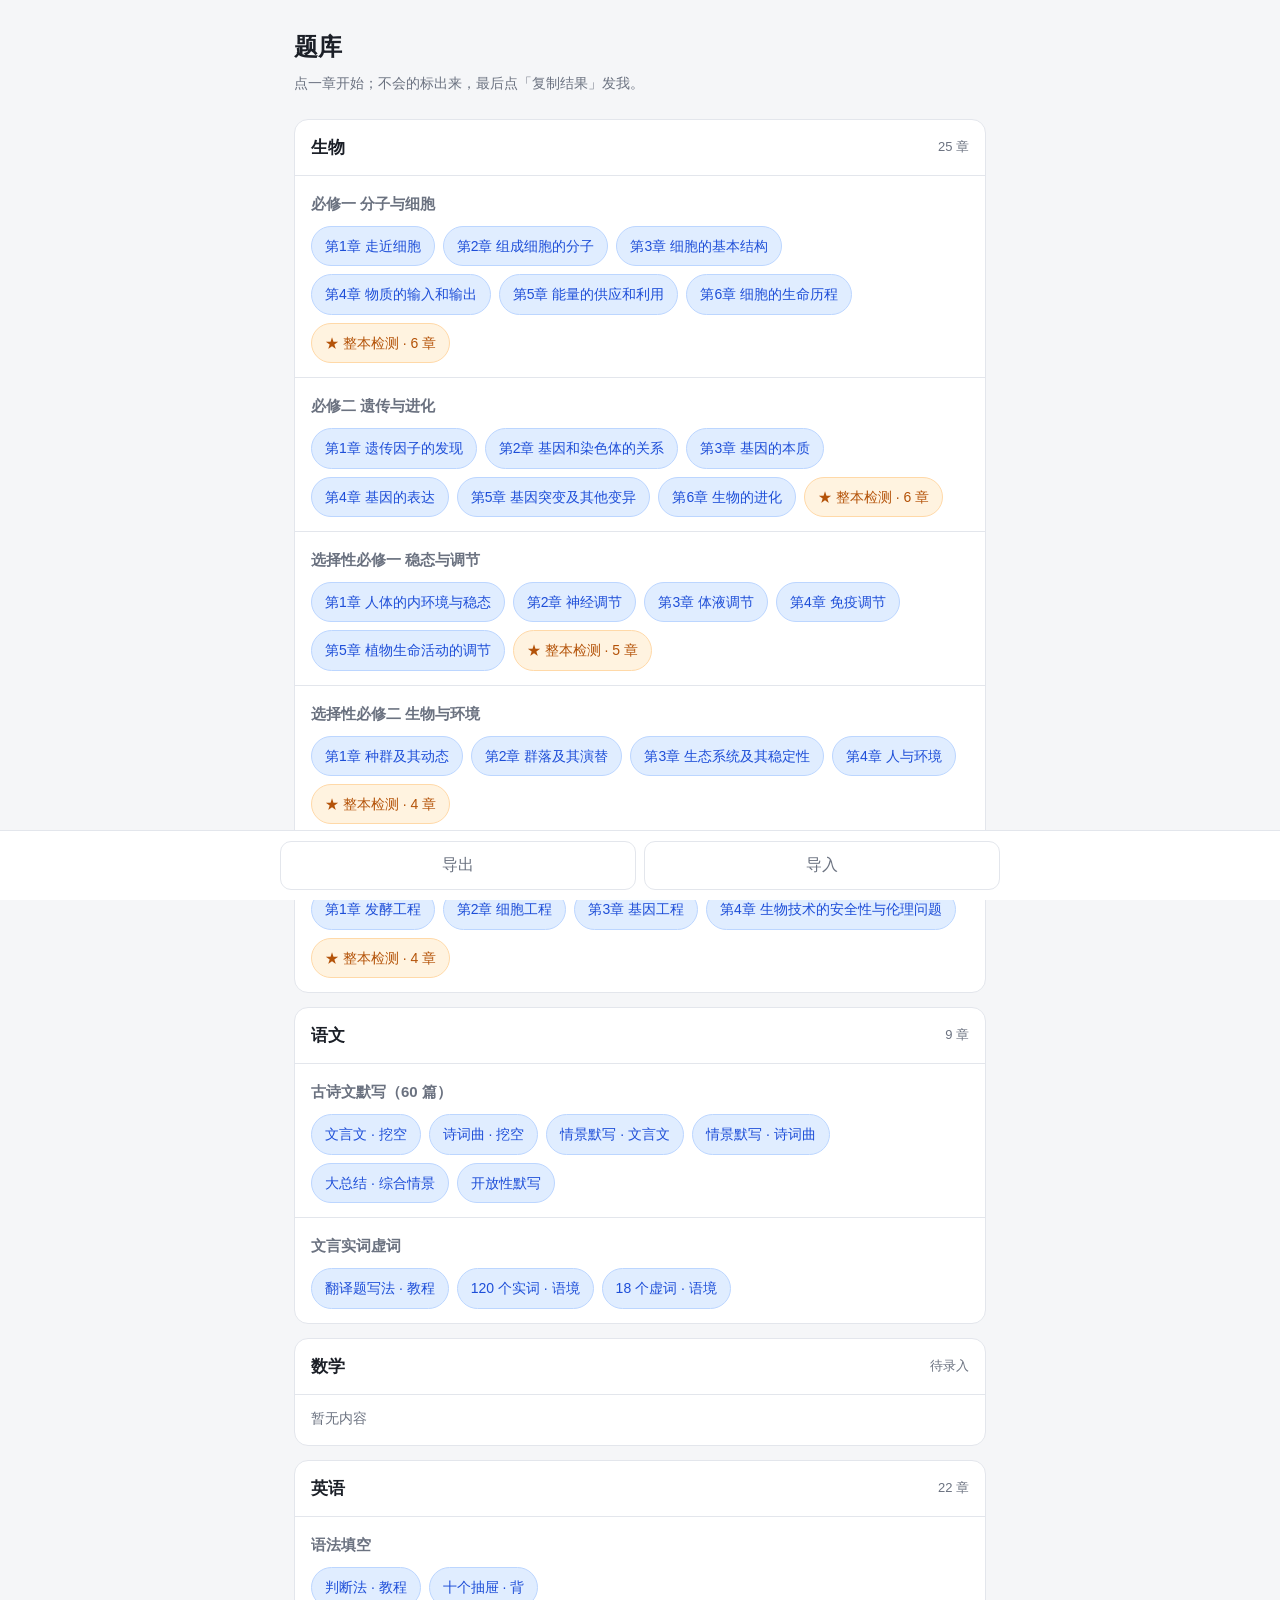
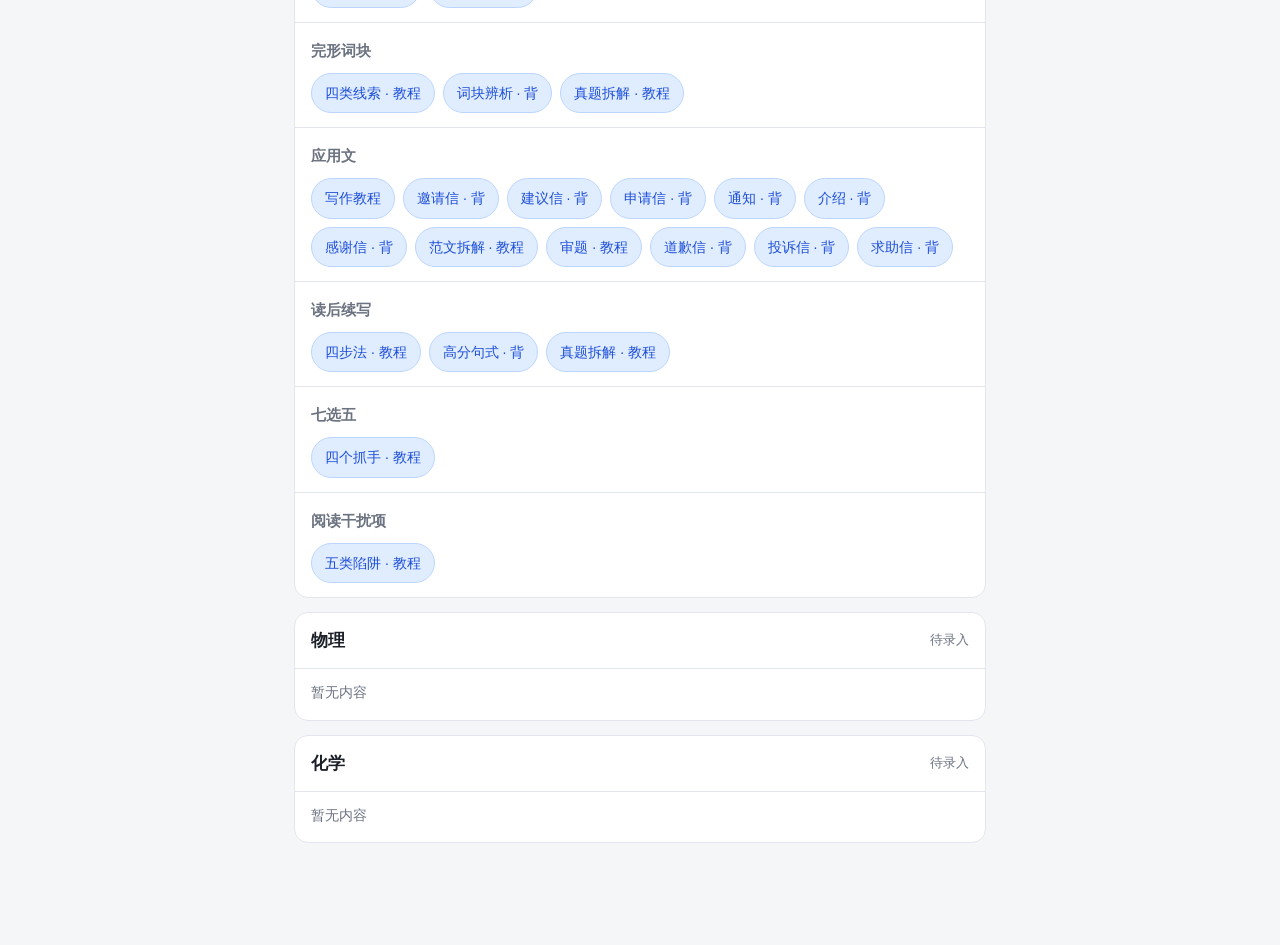
<file: learn/index.html>
<!DOCTYPE html>
<html lang="zh-CN">
<head>
<meta charset="utf-8">
<meta name="viewport" content="width=device-width,initial-scale=1,viewport-fit=cover">
<meta name="apple-mobile-web-app-capable" content="yes">
<title>题库</title>
<link rel="stylesheet" href="assets/app.css?v=496ea648">
</head>
<body data-page="home">
<div class="wrap">
  <div class="home-head">
    <h1>题库</h1>
    <p>点一章开始；不会的标出来，最后点「复制结果」发我。</p>
  </div>
  <div id="root"></div>
</div>
<div class="toast"></div>
<script src="assets/app.js?v=496ea648"></script>
</body>
</html>
</file>
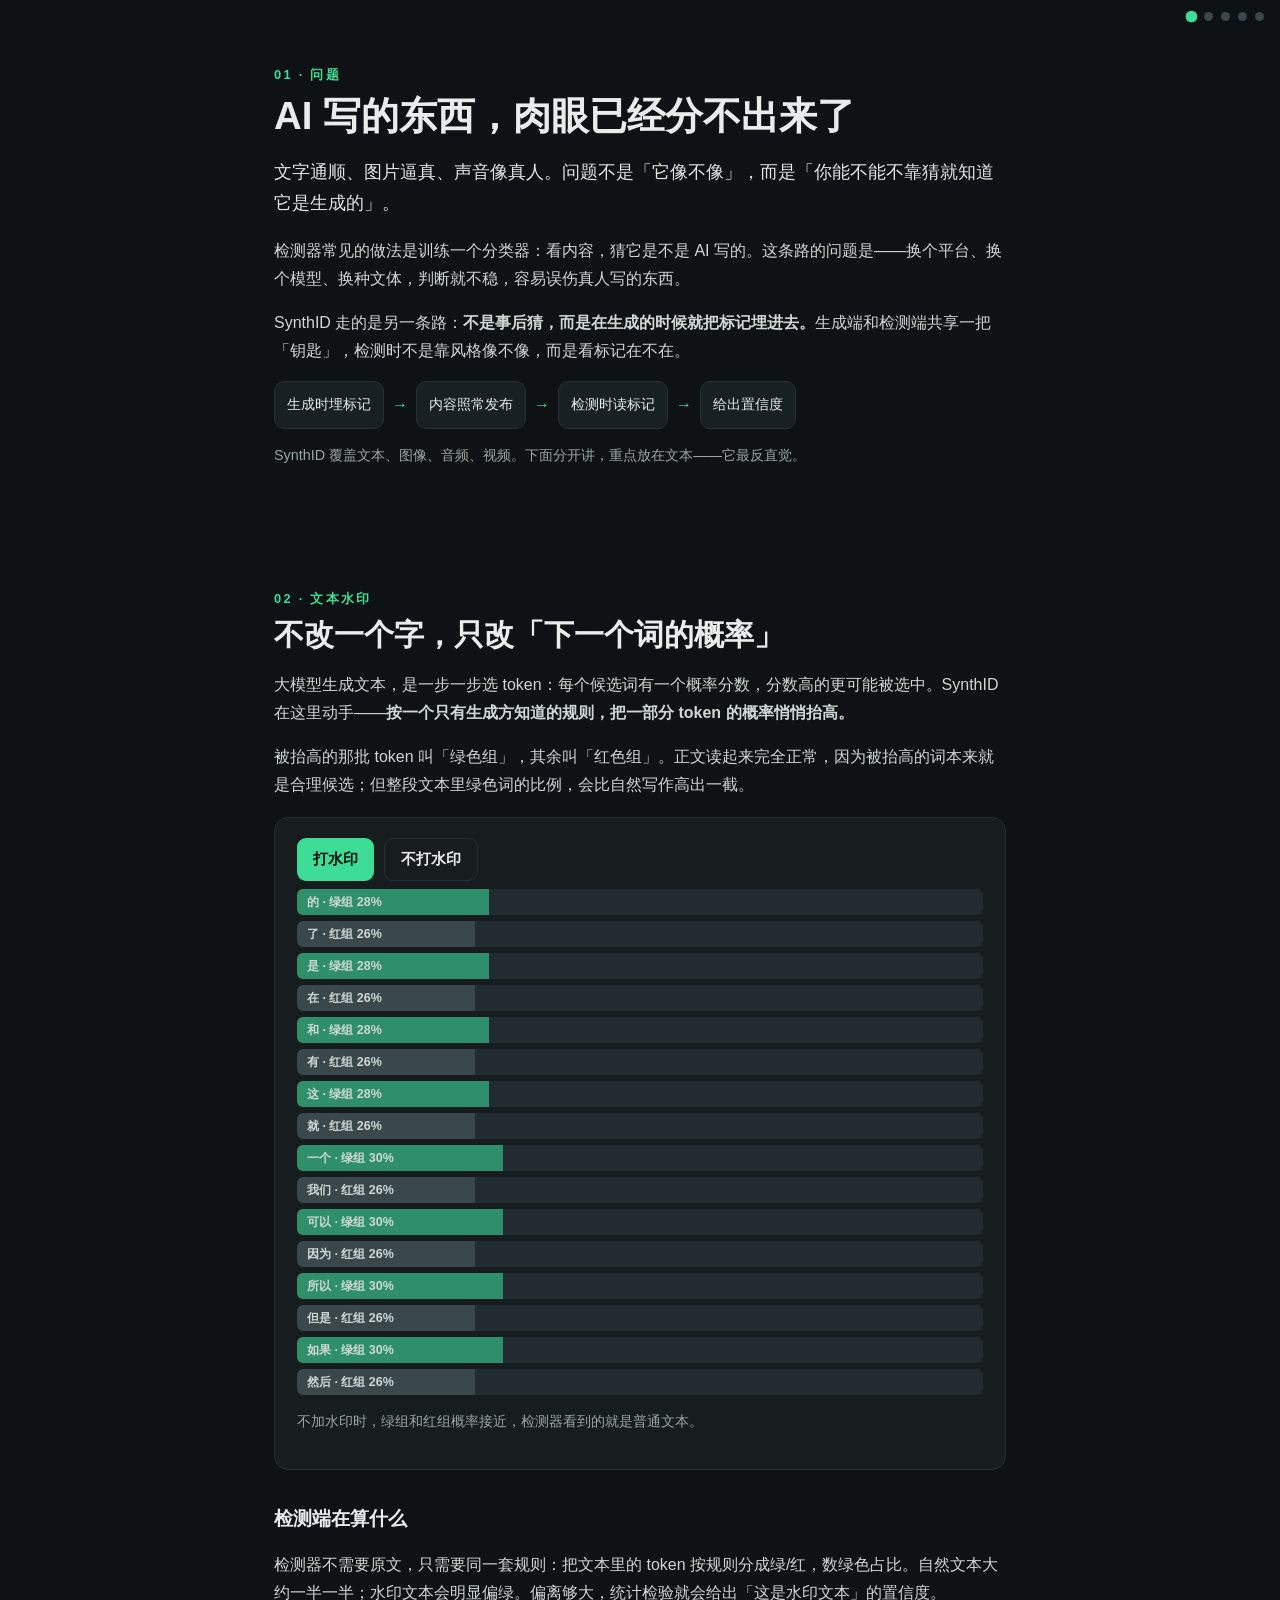
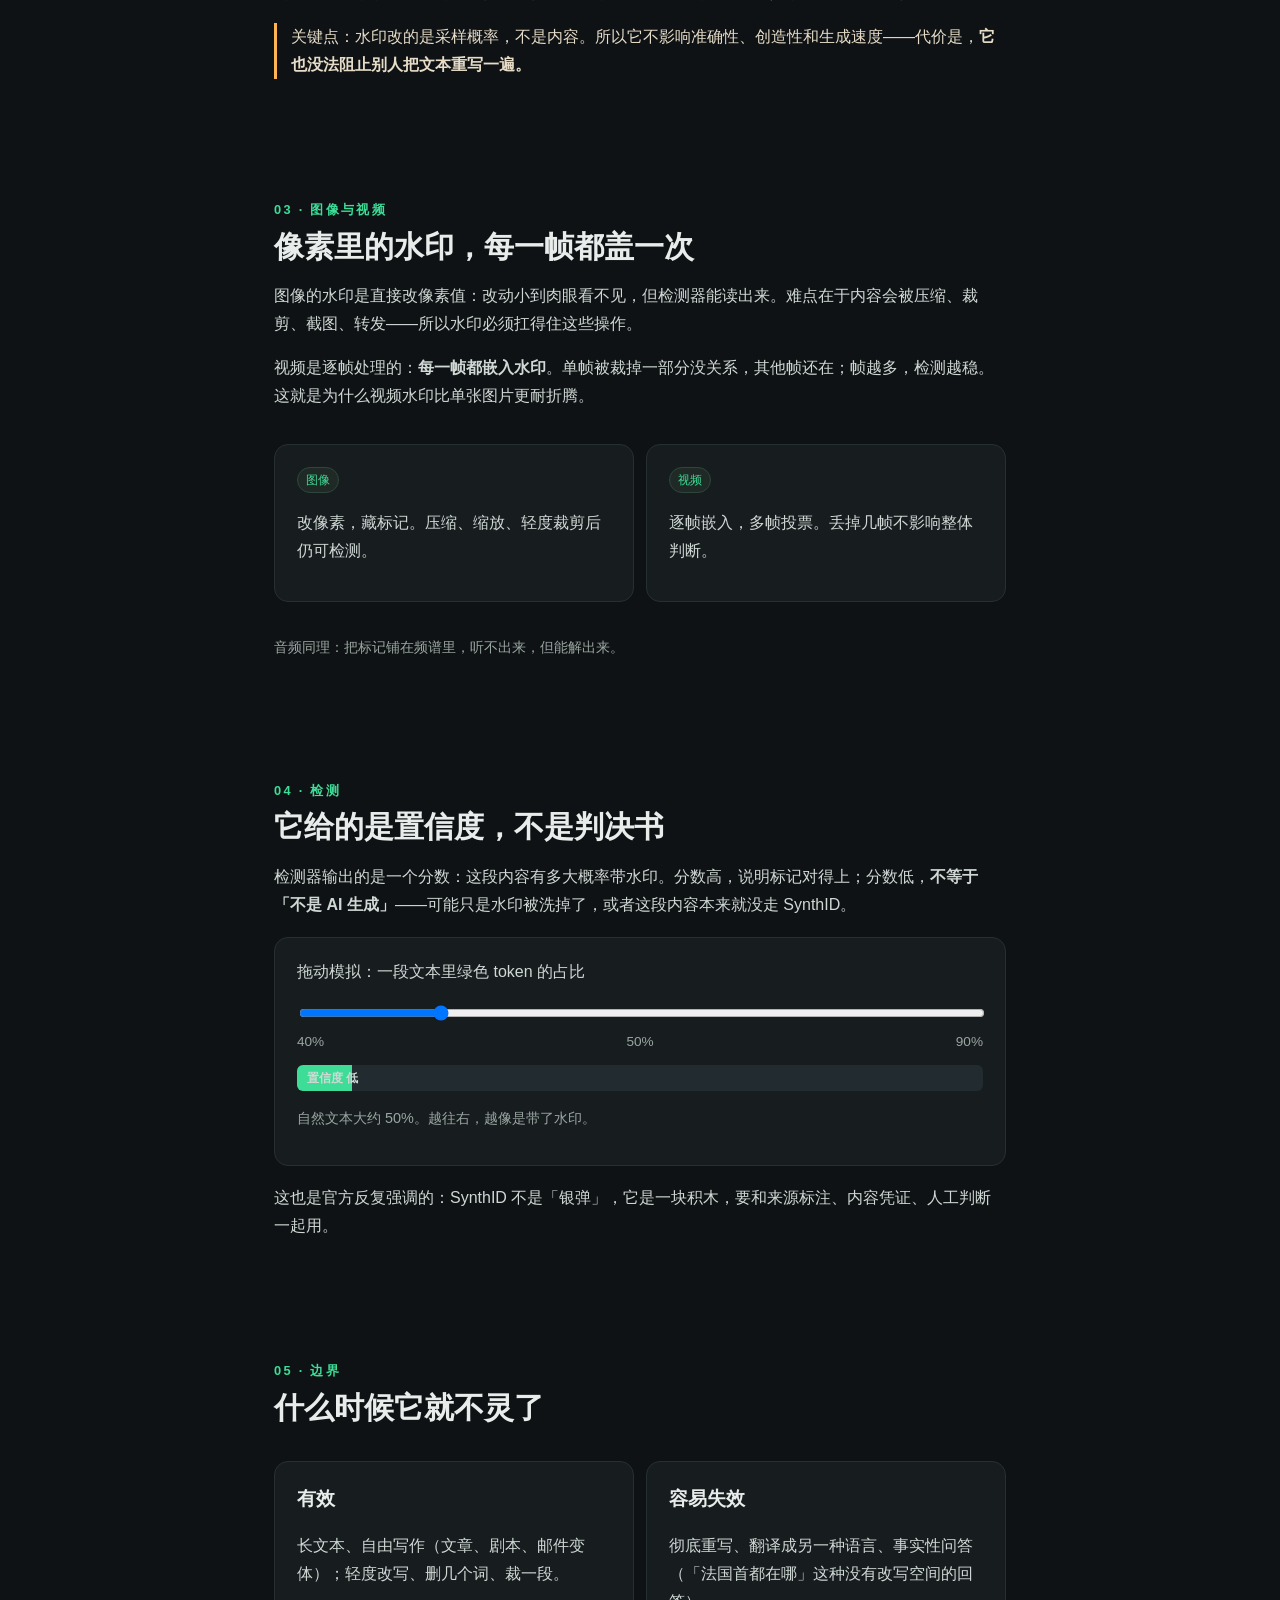
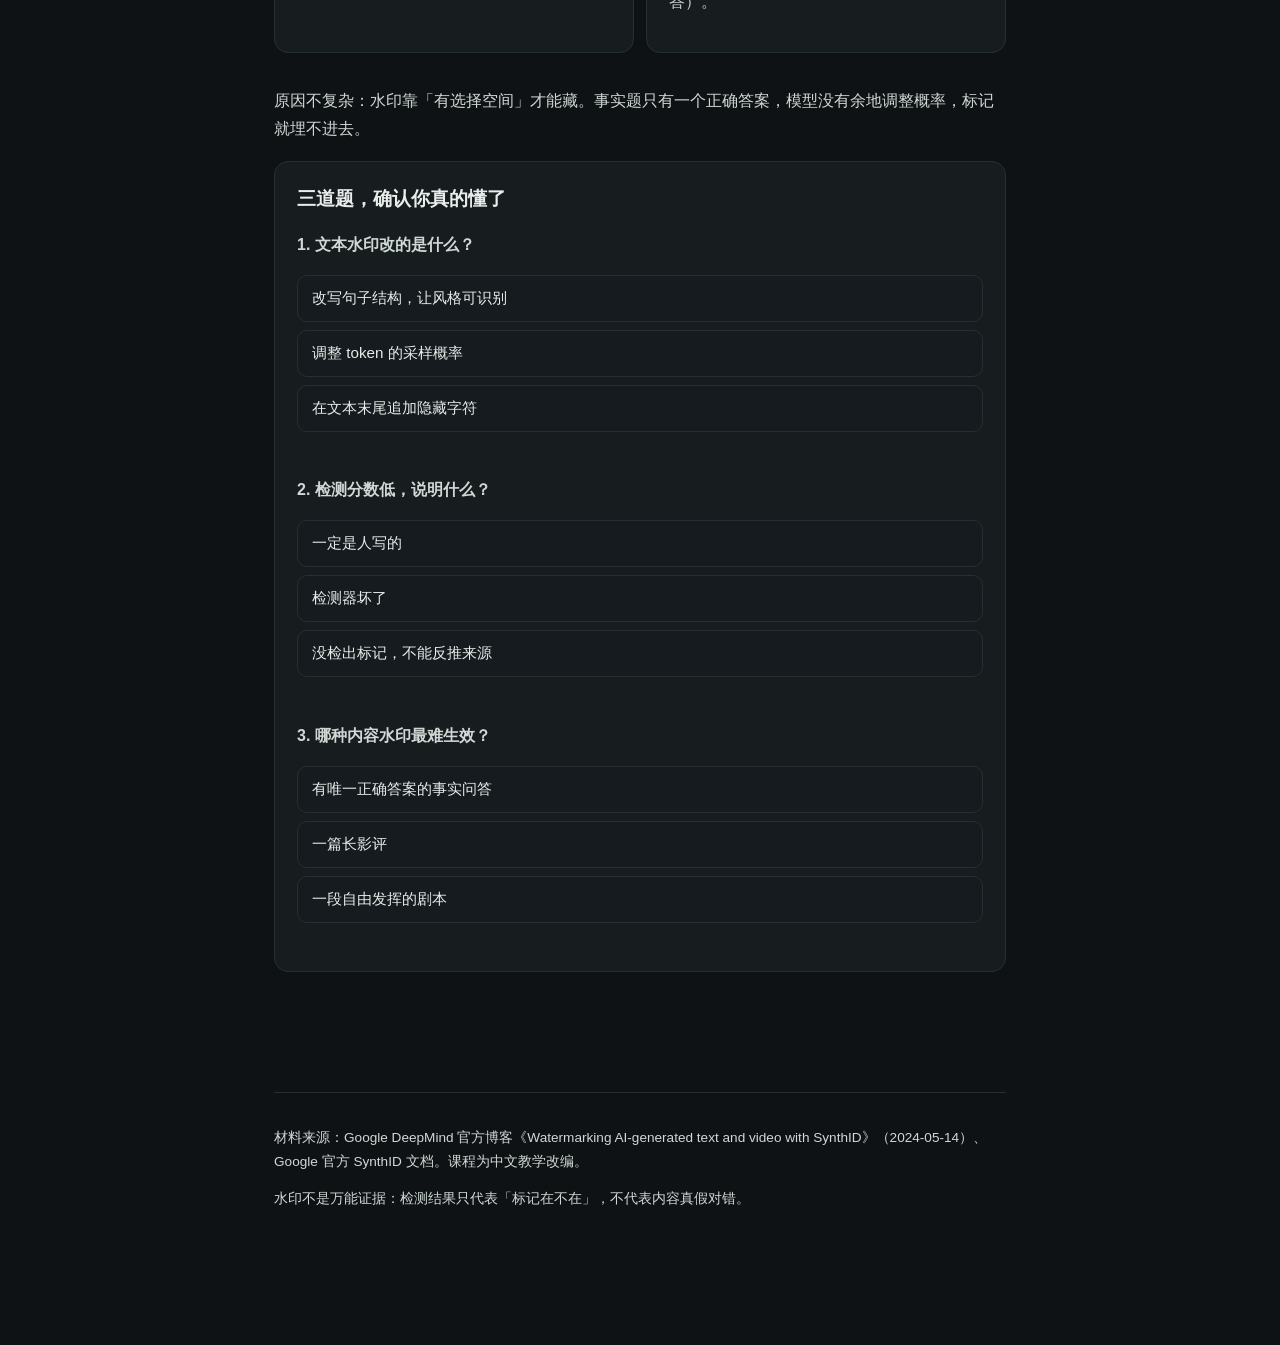
<file: synthid/index.html>
<!doctype html>
<html lang="zh-CN">
<head>
<meta charset="utf-8">
<meta name="viewport" content="width=device-width,initial-scale=1">
<title>SynthID：给 AI 内容打上看不见的指纹</title>
<style>
:root{--bg:#0f1214;--panel:#171c1f;--fg:#e8ecea;--muted:#9aa6a1;--line:#263033;--accent:#3ddc97;--accent2:#ffb454;--bad:#ff6b6b}
*{box-sizing:border-box}
html{scroll-behavior:smooth}
body{margin:0;background:var(--bg);color:var(--fg);font-family:-apple-system,BlinkMacSystemFont,"Segoe UI","PingFang SC","Microsoft YaHei",sans-serif;line-height:1.75}
.progress{position:fixed;top:0;left:0;height:3px;background:var(--accent);width:0;z-index:50;transition:width .1s}
nav{position:fixed;top:12px;right:16px;display:flex;gap:8px;z-index:40}
nav a{width:9px;height:9px;border-radius:50%;background:#3a474b;display:block;transition:.2s}
nav a.on{background:var(--accent);transform:scale(1.3)}
main{max-width:780px;margin:0 auto;padding:64px 24px 120px}
section{margin:0 0 120px;scroll-margin-top:60px}
.kicker{color:var(--accent);font-size:.8rem;letter-spacing:.18em;text-transform:uppercase;font-weight:700}
h1{font-size:2.4rem;line-height:1.2;margin:.4rem 0 1rem}
h2{font-size:1.9rem;line-height:1.3;margin:.3rem 0 1rem}
h3{font-size:1.2rem;margin:2rem 0 .6rem}
p{color:#cfd8d4}
.lead{font-size:1.12rem;color:#dfe7e3}
.card{background:var(--panel);border:1px solid var(--line);border-radius:14px;padding:20px 22px;margin:18px 0}
.grid{display:grid;grid-template-columns:1fr 1fr;gap:12px}
@media(max-width:620px){.grid{grid-template-columns:1fr}h1{font-size:1.9rem}h2{font-size:1.5rem}}
.tag{display:inline-block;font-size:.72rem;padding:2px 8px;border-radius:999px;background:#1f2a26;color:var(--accent);border:1px solid #2e463c;margin-right:6px}
.muted{color:var(--muted);font-size:.9rem}
code{font-family:ui-monospace,Menlo,Consolas,monospace;background:#1d2629;padding:2px 6px;border-radius:6px;font-size:.9em}
.bar{height:26px;border-radius:6px;background:#222c30;overflow:hidden;margin:6px 0;position:relative}
.bar i{display:block;height:100%;background:#3a474b;transition:width .4s}
.bar b{position:absolute;left:10px;top:0;line-height:26px;font-size:.78rem;color:#cfd8d4;font-weight:600}
button{background:var(--accent);color:#08110d;border:0;border-radius:9px;padding:10px 16px;font-weight:700;cursor:pointer;font-size:.95rem}
button.ghost{background:transparent;color:var(--fg);border:1px solid var(--line)}
button:active{transform:translateY(1px)}
.quiz .opt{display:block;width:100%;text-align:left;background:#151b1e;border:1px solid var(--line);color:var(--fg);padding:12px 14px;border-radius:10px;margin:8px 0;cursor:pointer;font-weight:400}
.quiz .opt.right{border-color:var(--accent);background:#12281f}
.quiz .opt.wrong{border-color:var(--bad);background:#2a1717}
.quiz .fb{font-size:.9rem;color:var(--muted);margin:6px 0 0;min-height:1.4em}
.flow{display:flex;gap:8px;align-items:center;flex-wrap:wrap;margin:14px 0}
.flow div{background:#182024;border:1px solid var(--line);border-radius:10px;padding:10px 12px;font-size:.9rem}
.flow span{color:var(--accent)}
.warn{border-left:3px solid var(--accent2);padding-left:14px;color:#e6dcc8}
footer{border-top:1px solid var(--line);padding-top:20px;color:var(--muted);font-size:.85rem}
</style>
</head>
<body>
<div class="progress" id="prog"></div>
<nav id="dots">
  <a href="#m1"></a><a href="#m2"></a><a href="#m3"></a><a href="#m4"></a><a href="#m5"></a>
</nav>
<main>

<section id="m1">
  <div class="kicker">01 · 问题</div>
  <h1>AI 写的东西，肉眼已经分不出来了</h1>
  <p class="lead">文字通顺、图片逼真、声音像真人。问题不是「它像不像」，而是「你能不能不靠猜就知道它是生成的」。</p>
  <p>检测器常见的做法是训练一个分类器：看内容，猜它是不是 AI 写的。这条路的问题是——换个平台、换个模型、换种文体，判断就不稳，容易误伤真人写的东西。</p>
  <p>SynthID 走的是另一条路：<strong>不是事后猜，而是在生成的时候就把标记埋进去。</strong>生成端和检测端共享一把「钥匙」，检测时不是靠风格像不像，而是看标记在不在。</p>
  <div class="flow">
    <div>生成时埋标记</div><span>→</span>
    <div>内容照常发布</div><span>→</span>
    <div>检测时读标记</div><span>→</span>
    <div>给出置信度</div>
  </div>
  <p class="muted">SynthID 覆盖文本、图像、音频、视频。下面分开讲，重点放在文本——它最反直觉。</p>
</section>

<section id="m2">
  <div class="kicker">02 · 文本水印</div>
  <h2>不改一个字，只改「下一个词的概率」</h2>
  <p>大模型生成文本，是一步一步选 token：每个候选词有一个概率分数，分数高的更可能被选中。SynthID 在这里动手——<strong>按一个只有生成方知道的规则，把一部分 token 的概率悄悄抬高。</strong></p>
  <p>被抬高的那批 token 叫「绿色组」，其余叫「红色组」。正文读起来完全正常，因为被抬高的词本来就是合理候选；但整段文本里绿色词的比例，会比自然写作高出一截。</p>
  <div class="card">
    <div style="display:flex;gap:10px;margin-bottom:8px">
      <button id="wmOn">打水印</button>
      <button id="wmOff" class="ghost">不打水印</button>
    </div>
    <div id="bars"></div>
    <p class="muted" id="wmNote">点「打水印」，看绿色组概率被抬高；文本本身仍然通顺。</p>
  </div>
  <h3>检测端在算什么</h3>
  <p>检测器不需要原文，只需要同一套规则：把文本里的 token 按规则分成绿/红，数绿色占比。自然文本大约一半一半；水印文本会明显偏绿。偏离够大，统计检验就会给出「这是水印文本」的置信度。</p>
  <p class="warn">关键点：水印改的是采样概率，不是内容。所以它不影响准确性、创造性和生成速度——代价是，<strong>它也没法阻止别人把文本重写一遍。</strong></p>
</section>

<section id="m3">
  <div class="kicker">03 · 图像与视频</div>
  <h2>像素里的水印，每一帧都盖一次</h2>
  <p>图像的水印是直接改像素值：改动小到肉眼看不见，但检测器能读出来。难点在于内容会被压缩、裁剪、截图、转发——所以水印必须扛得住这些操作。</p>
  <p>视频是逐帧处理的：<strong>每一帧都嵌入水印</strong>。单帧被裁掉一部分没关系，其他帧还在；帧越多，检测越稳。这就是为什么视频水印比单张图片更耐折腾。</p>
  <div class="grid">
    <div class="card"><span class="tag">图像</span><p>改像素，藏标记。压缩、缩放、轻度裁剪后仍可检测。</p></div>
    <div class="card"><span class="tag">视频</span><p>逐帧嵌入，多帧投票。丢掉几帧不影响整体判断。</p></div>
  </div>
  <p class="muted">音频同理：把标记铺在频谱里，听不出来，但能解出来。</p>
</section>

<section id="m4">
  <div class="kicker">04 · 检测</div>
  <h2>它给的是置信度，不是判决书</h2>
  <p>检测器输出的是一个分数：这段内容有多大概率带水印。分数高，说明标记对得上；分数低，<strong>不等于「不是 AI 生成」</strong>——可能只是水印被洗掉了，或者这段内容本来就没走 SynthID。</p>
  <div class="card">
    <p style="margin-top:0">拖动模拟：一段文本里绿色 token 的占比</p>
    <input id="ratio" type="range" min="40" max="90" value="50" style="width:100%">
    <div style="display:flex;justify-content:space-between;font-size:.85rem;color:var(--muted)"><span>40%</span><span id="ratioVal">50%</span><span>90%</span></div>
    <div class="bar" style="margin-top:12px"><i id="confBar" style="width:8%;background:var(--accent)"></i><b id="confTxt">置信度 低</b></div>
    <p class="muted" id="confNote">自然文本大约 50%。越往右，越像是带了水印。</p>
  </div>
  <p>这也是官方反复强调的：SynthID 不是「银弹」，它是一块积木，要和来源标注、内容凭证、人工判断一起用。</p>
</section>

<section id="m5">
  <div class="kicker">05 · 边界</div>
  <h2>什么时候它就不灵了</h2>
  <div class="grid">
    <div class="card"><h3 style="margin-top:0">有效</h3><p>长文本、自由写作（文章、剧本、邮件变体）；轻度改写、删几个词、裁一段。</p></div>
    <div class="card"><h3 style="margin-top:0">容易失效</h3><p>彻底重写、翻译成另一种语言、事实性问答（「法国首都在哪」这种没有改写空间的回答）。</p></div>
  </div>
  <p>原因不复杂：水印靠「有选择空间」才能藏。事实题只有一个正确答案，模型没有余地调整概率，标记就埋不进去。</p>

  <div class="card quiz" id="quiz">
    <h3 style="margin-top:0">三道题，确认你真的懂了</h3>
    <div class="q" data-answer="1">
      <p><strong>1. 文本水印改的是什么？</strong></p>
      <button class="opt">改写句子结构，让风格可识别</button>
      <button class="opt">调整 token 的采样概率</button>
      <button class="opt">在文本末尾追加隐藏字符</button>
      <p class="fb"></p>
    </div>
    <div class="q" data-answer="2">
      <p><strong>2. 检测分数低，说明什么？</strong></p>
      <button class="opt">一定是人写的</button>
      <button class="opt">检测器坏了</button>
      <button class="opt">没检出标记，不能反推来源</button>
      <p class="fb"></p>
    </div>
    <div class="q" data-answer="0">
      <p><strong>3. 哪种内容水印最难生效？</strong></p>
      <button class="opt">有唯一正确答案的事实问答</button>
      <button class="opt">一篇长影评</button>
      <button class="opt">一段自由发挥的剧本</button>
      <p class="fb"></p>
    </div>
  </div>
</section>

<footer>
  <p>材料来源：Google DeepMind 官方博客《Watermarking AI-generated text and video with SynthID》（2024-05-14）、Google 官方 SynthID 文档。课程为中文教学改编。</p>
  <p>水印不是万能证据：检测结果只代表「标记在不在」，不代表内容真假对错。</p>
</footer>
</main>
<script>
const prog=document.getElementById('prog');
const dots=[...document.querySelectorAll('#dots a')];
const secs=[...document.querySelectorAll('main section')];
addEventListener('scroll',()=>{
  const h=document.documentElement;
  prog.style.width=(h.scrollTop/(h.scrollHeight-h.clientHeight)*100)+'%';
  let idx=0;secs.forEach((s,i)=>{if(s.getBoundingClientRect().top<200)idx=i});
  dots.forEach((d,i)=>d.classList.toggle('on',i===idx));
},{passive:true});

const groups=[['的','了','是','在','和','有','这','就'],['一个','我们','可以','因为','所以','但是','如果','然后']];
function draw(on){
  const box=document.getElementById('bars');box.innerHTML='';
  groups.forEach((g,gi)=>{
    g.forEach((w,i)=>{
      const green=(i%2===0);
      const base=green?(on?58+gi*4:28+gi*2):(on?20:26);
      const el=document.createElement('div');el.className='bar';
      el.innerHTML='<i style="width:'+base+'%;background:'+(green?'#2f8f6a':'#3a474b')+'"></i><b>'+w+' · '+(green?'绿组':'红组')+' '+base+'%</b>';
      box.appendChild(el);
    });
  });
  document.getElementById('wmNote').textContent=on?'绿色组被整体抬高，但每个词放进句子里都仍然通顺。':'不加水印时，绿组和红组概率接近，检测器看到的就是普通文本。';
}
document.getElementById('wmOn').onclick=()=>draw(true);
document.getElementById('wmOff').onclick=()=>draw(false);
draw(false);

const ratio=document.getElementById('ratio'),rv=document.getElementById('ratioVal'),cb=document.getElementById('confBar'),ct=document.getElementById('confTxt'),cn=document.getElementById('confNote');
ratio.oninput=()=>{
  const v=+ratio.value;rv.textContent=v+'%';
  const conf=Math.max(0,Math.min(100,(v-50)*2.6));
  cb.style.width=conf+'%';cb.style.background=conf>60?'var(--accent)':conf>25?'var(--accent2)':'#3a474b';
  ct.textContent='置信度 '+(conf>60?'高':conf>25?'中':'低');
  cn.textContent=v<=52?'接近自然文本，检测器不会下结论。':v>=75?'明显偏绿，统计上已经很像带水印的文本。':'有一点偏移，但还不够下判断。';
};

document.querySelectorAll('#quiz .q').forEach(q=>{
  const ans=+q.dataset.answer,fb=q.querySelector('.fb');
  [...q.querySelectorAll('.opt')].forEach((b,i)=>{
    b.onclick=()=>{
      [...q.querySelectorAll('.opt')].forEach(x=>x.classList.remove('right','wrong'));
      if(i===ans){b.classList.add('right');fb.textContent='对。';}
      else{b.classList.add('wrong');q.querySelectorAll('.opt')[ans].classList.add('right');fb.textContent='正确答案已标出。';}
    };
  });
});
</script>
</body>
</html>
</file>
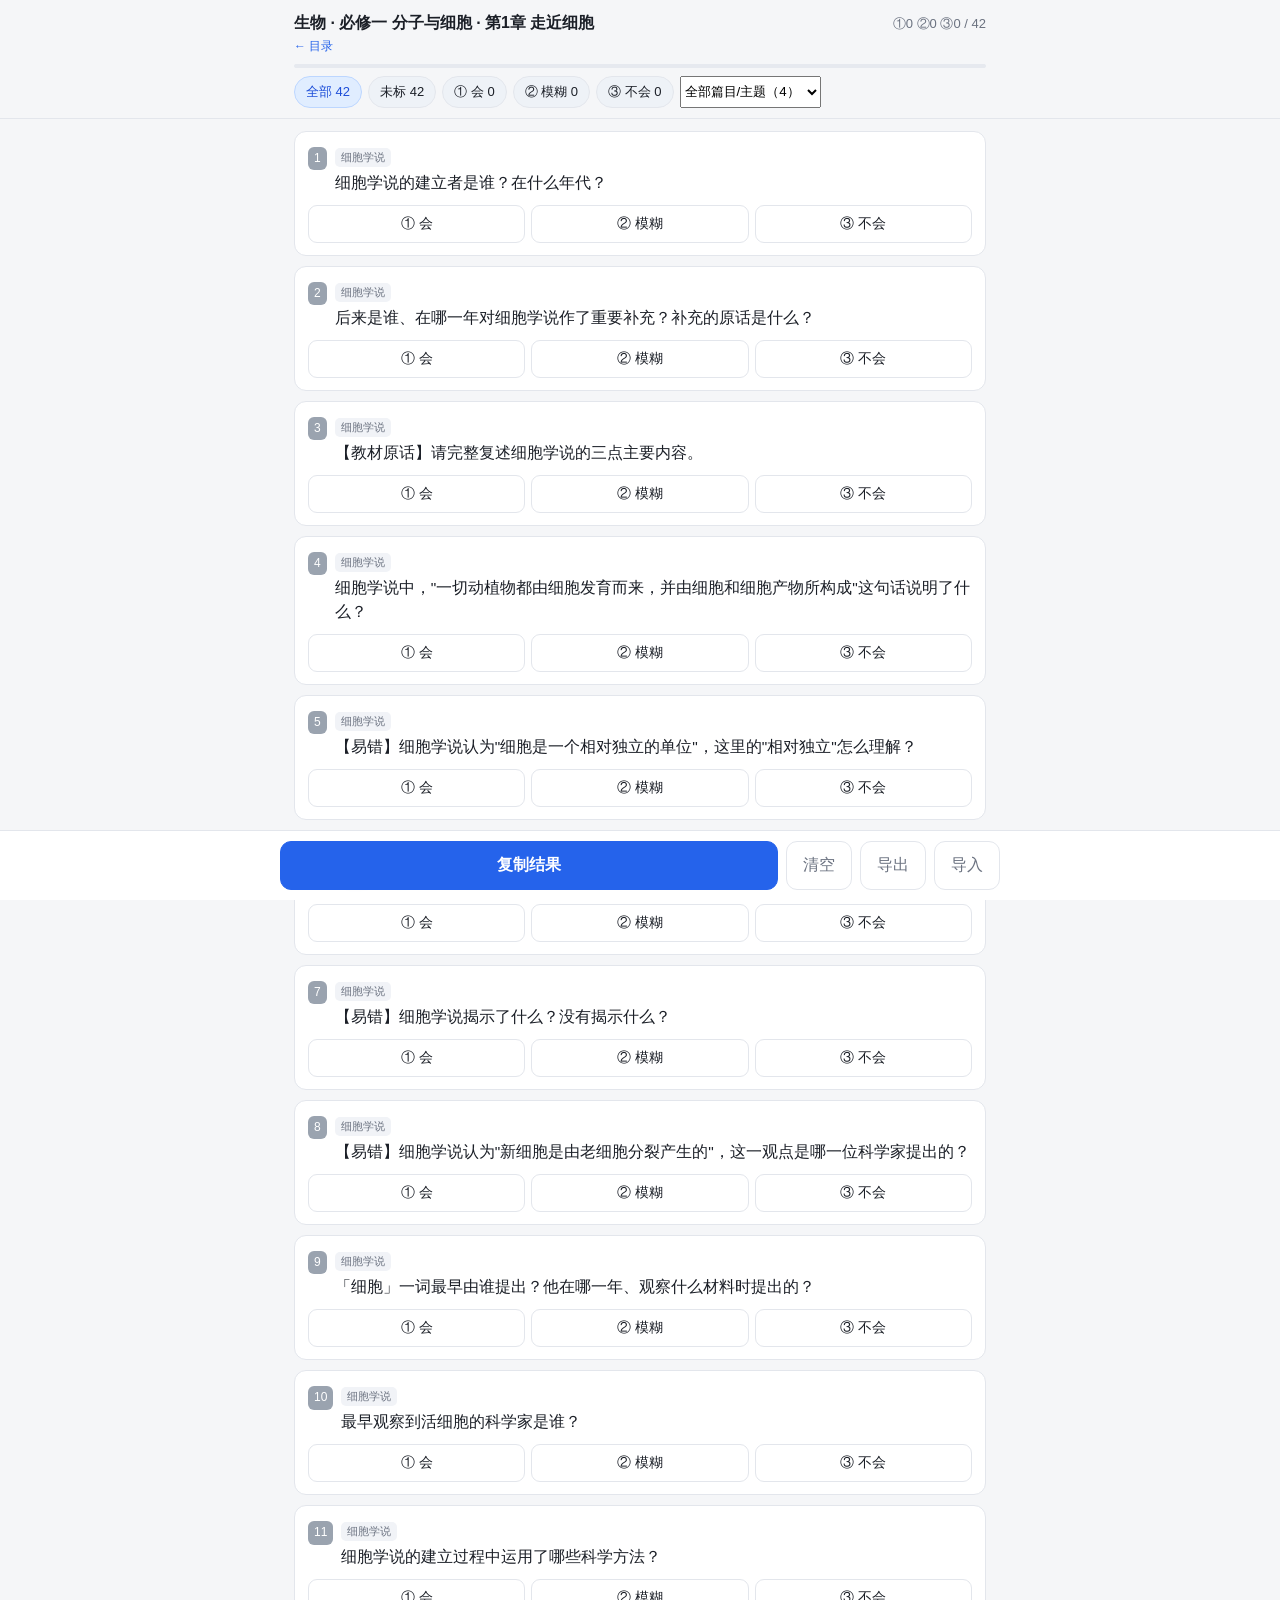
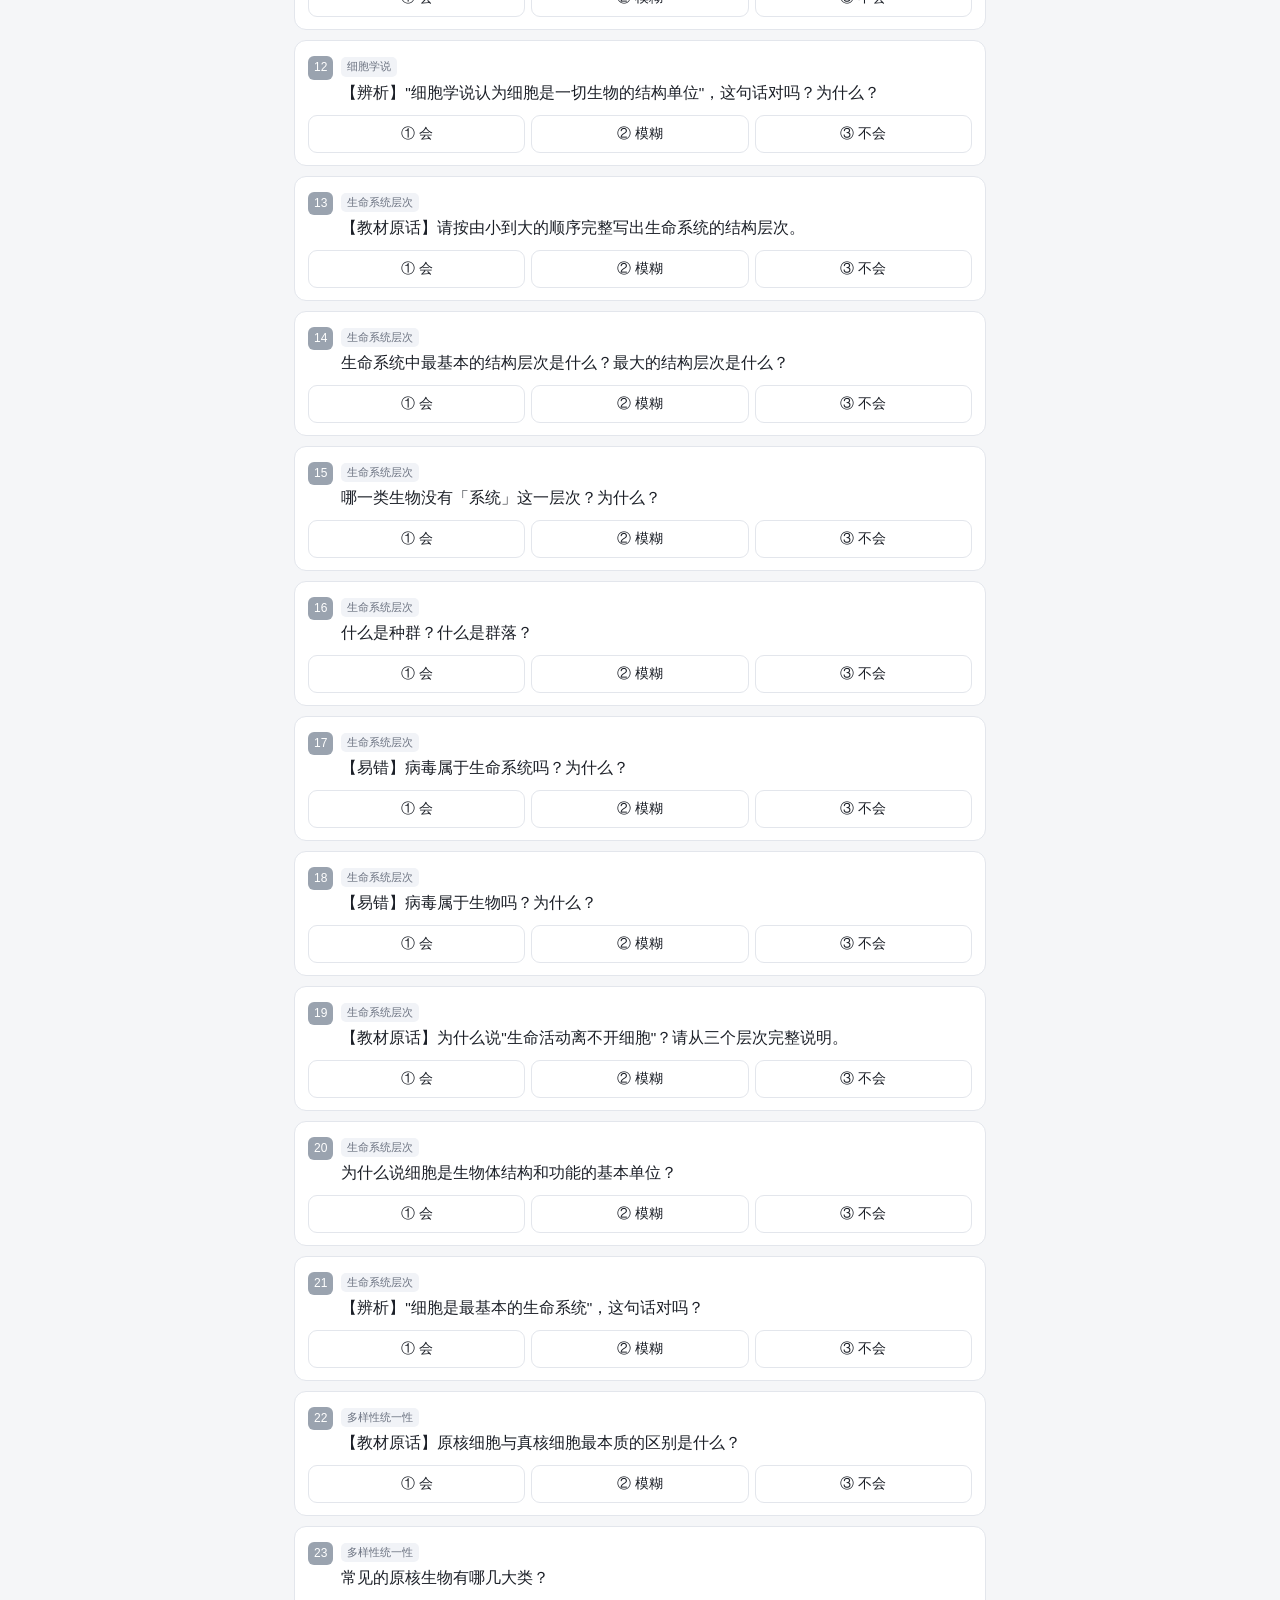
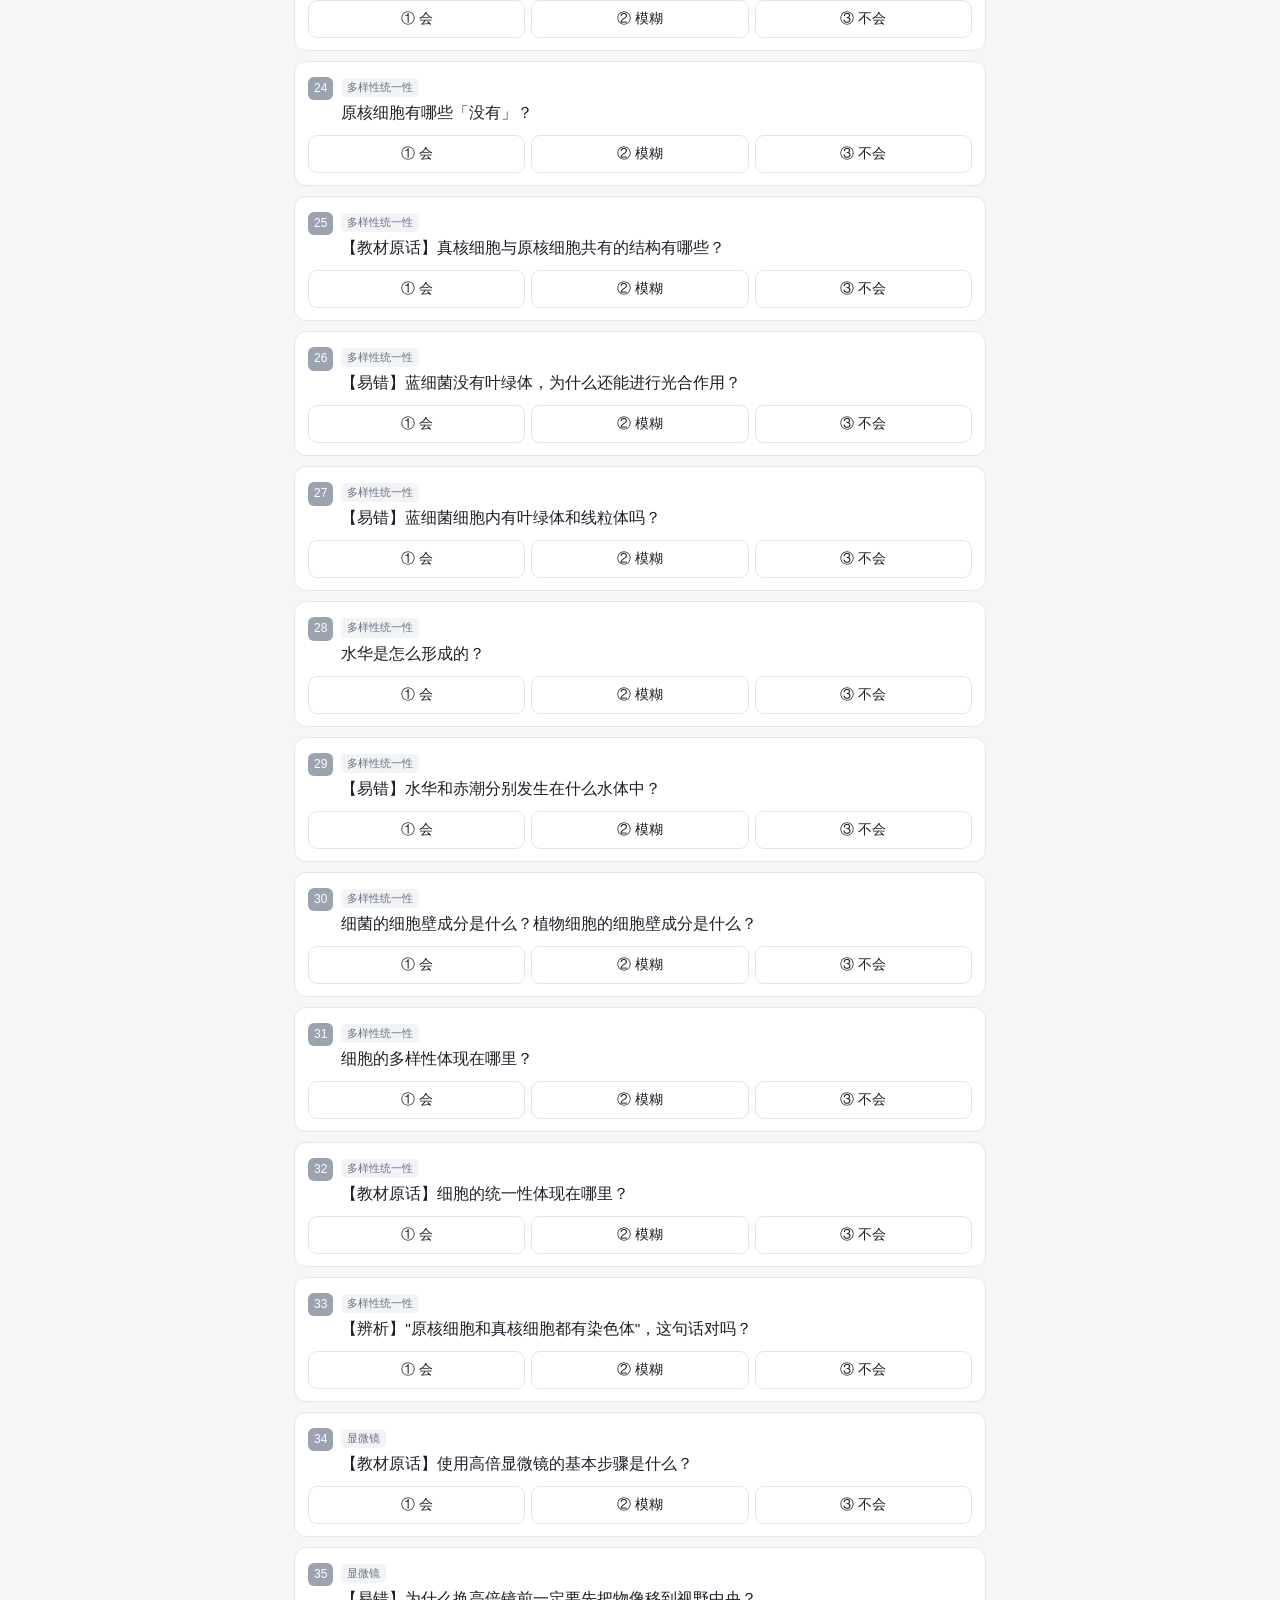
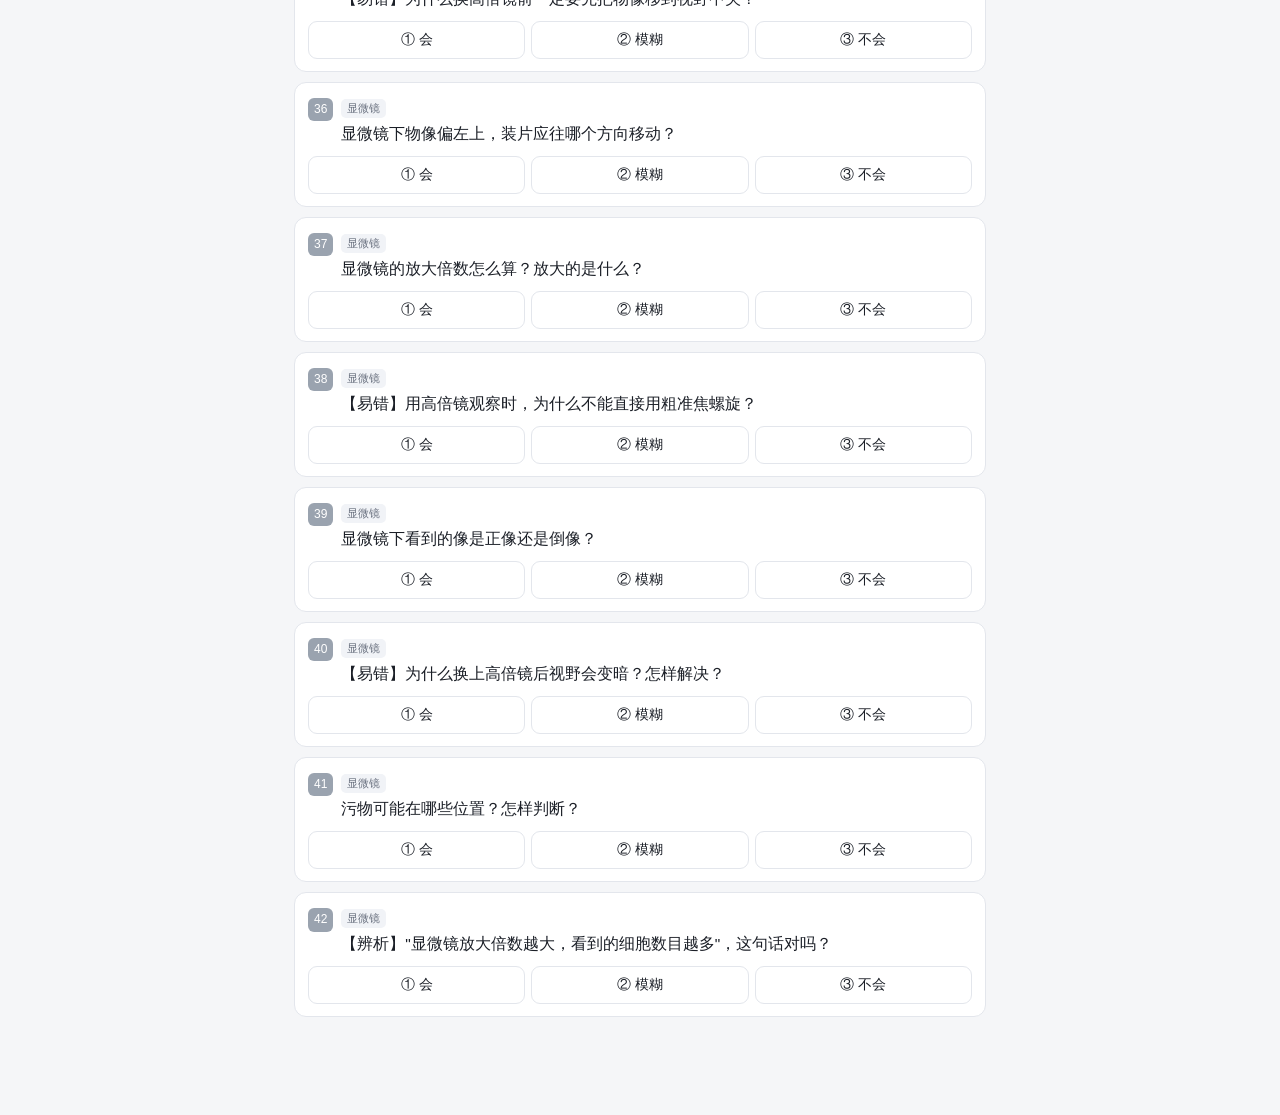
<file: bio/1-1/index.html>
<!DOCTYPE html>
<html lang="zh-CN">
<head>
<meta charset="utf-8">
<meta name="viewport" content="width=device-width,initial-scale=1,viewport-fit=cover">
<meta name="apple-mobile-web-app-capable" content="yes">
<title>答题</title>
<link rel="stylesheet" href="../../assets/app.css?v=496ea648">
</head>
<body data-page="chapter">
<div class="bar">
  <div class="bar-in">
    <div class="bar-top">
      <div class="t" id="ttl">载入中…<small><a href="../../">← 目录</a></small></div>
      <div class="p"></div>
    </div>
    <div class="pbar"><i></i></div>
    <div class="filters" id="filters"></div>
  </div>
</div>
<div class="wrap"><div class="qs" id="root"></div></div>
<div class="footbar">
  <div class="footbar-in">
    <button class="btn primary" id="copy">复制结果</button>
    <button class="btn ghost" id="reset">清空</button>
  </div>
</div>
<div class="toast"></div>
<script src="../../assets/app.js?v=496ea648"></script>
</body>
</html>
</file>
<file: learn/assets/app.css>
:root{
  --bg:#f5f6f8; --card:#fff; --line:#e3e6ec; --fg:#1b1f27; --dim:#6b7280;
  --a:#2563eb; --ok:#16a34a; --mid:#d97706; --bad:#dc2626;
}
*{box-sizing:border-box;-webkit-tap-highlight-color:transparent}
html,body{margin:0;padding:0}
body{
  background:var(--bg);color:var(--fg);
  font:16px/1.6 -apple-system,BlinkMacSystemFont,"PingFang SC","Microsoft YaHei",sans-serif;
  padding-bottom:88px;
}
a{color:var(--a);text-decoration:none}
.wrap{max-width:720px;margin:0 auto;padding:0 14px}

/* ---------- 首页 ---------- */
.home-head{padding:28px 0 10px}
.home-head h1{font-size:24px;margin:0 0 6px}
.home-head p{margin:0;color:var(--dim);font-size:14px}
.subj{background:var(--card);border:1px solid var(--line);border-radius:14px;margin:14px 0;overflow:hidden}
.subj > h2{font-size:17px;margin:0;padding:14px 16px;border-bottom:1px solid var(--line);display:flex;justify-content:space-between;align-items:center}
.subj > h2 .st{font-size:13px;color:var(--dim);font-weight:400}
.book{padding:10px 16px 14px;border-bottom:1px solid var(--line)}
.book:last-child{border-bottom:0}
.book h3{font-size:15px;margin:6px 0 10px;color:var(--dim);font-weight:600}
.chips{display:flex;flex-wrap:wrap;gap:8px}
.chip{display:inline-block;padding:8px 13px;border-radius:999px;background:#eef2f7;color:var(--fg);font-size:14px;border:1px solid var(--line)}
.chip.on{background:#e0edff;border-color:#bcd6ff;color:#1d4ed8}
.chip.rev{background:#fff3e0;border-color:#ffd9a8;color:#b45309}
.chip.rev::before{content:'★ '}
.chip.off{background:#f5f5f5;color:#a0a4ab}
.empty{color:var(--dim);font-size:14px;padding:2px 0}

/* ---------- 章节页 ---------- */
.bar{position:sticky;top:0;z-index:20;background:rgba(245,246,248,.94);backdrop-filter:blur(10px);border-bottom:1px solid var(--line)}
.bar-in{max-width:720px;margin:0 auto;padding:10px 14px 8px}
.bar-top{display:flex;align-items:baseline;gap:8px;justify-content:space-between}
.bar-top .t{font-size:16px;font-weight:600}
.bar-top .t small{display:block;font-weight:400;color:var(--dim);font-size:12px;margin-top:1px}
.bar-top .p{font-size:13px;color:var(--dim);white-space:nowrap;padding-left:8px}
.pbar{height:4px;background:#e6e9ef;border-radius:99px;margin-top:8px;overflow:hidden}
.pbar i{display:block;height:100%;width:0;background:var(--a);transition:width .25s}
.filters{display:flex;gap:6px;margin-top:8px;overflow-x:auto;-webkit-overflow-scrolling:touch;padding-bottom:2px}
.filters .chip{padding:6px 11px;font-size:13px;white-space:nowrap;flex:0 0 auto}

.qs{padding:12px 0 0}
.q{background:var(--card);border:1px solid var(--line);border-radius:12px;padding:12px 13px;margin:0 0 10px}
.q.m1{border-left:4px solid var(--ok)}
.q.m2{border-left:4px solid var(--mid)}
.q.m3{border-left:4px solid var(--bad)}
.q .hd{display:flex;gap:8px;align-items:flex-start}
.q .no{flex:0 0 auto;font-size:12px;color:#fff;background:#9aa3af;border-radius:6px;padding:2px 6px;margin-top:3px;font-variant-numeric:tabular-nums}
.q.m1 .no{background:var(--ok)}.q.m2 .no{background:var(--mid)}.q.m3 .no{background:var(--bad)}
.q .tx{flex:1;font-size:15.5px;line-height:1.55}
.q .src{display:inline-block;font-size:11px;color:#1d4ed8;background:#e8f0ff;border-radius:5px;padding:1px 6px;margin:0 6px 4px 0;font-variant-numeric:tabular-nums}
.q .tag{display:inline-block;font-size:11px;color:var(--dim);background:#f1f3f7;border-radius:5px;padding:1px 6px;margin-bottom:4px}
.q .ans{display:none;margin-top:9px;padding:9px 11px;background:#f7f9fc;border:1px dashed #d7dde7;border-radius:9px;font-size:14px;color:#334155;white-space:pre-wrap}
.q.open .ans{display:block}
.q .ops{display:flex;gap:6px;margin-top:10px;flex-wrap:wrap}
.op{flex:1 1 0;min-width:74px;padding:9px 4px;text-align:center;font-size:14px;border-radius:9px;border:1px solid var(--line);background:#fff;color:var(--fg);cursor:pointer}
.op.ans{background:#eef5ff;border-color:#bcd6ff;color:#1d4ed8;font-weight:600;flex:0 0 auto;min-width:88px}
.q .tx.tap{cursor:pointer}
.op.s1{background:var(--ok);border-color:var(--ok);color:#fff}
.op.s2{background:var(--mid);border-color:var(--mid);color:#fff}
.op.s3{background:var(--bad);border-color:var(--bad);color:#fff}

.footbar{position:fixed;left:0;right:0;bottom:0;z-index:30;background:rgba(255,255,255,.97);backdrop-filter:blur(10px);border-top:1px solid var(--line);padding:10px 14px calc(10px + env(safe-area-inset-bottom))}
.footbar-in{max-width:720px;margin:0 auto;display:flex;gap:8px}
.btn{flex:1;padding:13px 10px;border-radius:11px;border:1px solid var(--line);background:#fff;font-size:16px;font-weight:600;cursor:pointer;color:var(--fg)}
.btn.primary{background:var(--a);border-color:var(--a);color:#fff}
.btn.ghost{flex:0 0 auto;padding:13px 16px;color:var(--dim);font-weight:400}

.toast{position:fixed;left:50%;bottom:104px;transform:translateX(-50%) translateY(10px);background:#111827;color:#fff;padding:10px 16px;border-radius:10px;font-size:14px;opacity:0;pointer-events:none;transition:opacity .2s,transform .2s;z-index:50}
.toast.on{opacity:1;transform:translateX(-50%) translateY(0)}
textarea.raw{position:fixed;inset:auto 0 0 0;height:45vh;z-index:60;display:none;margin:0;padding:12px;font:13px/1.5 ui-monospace,Menlo,monospace;border:0;border-top:2px solid var(--a)}
textarea.raw.on{display:block}
.done{padding:40px 0;text-align:center;color:var(--dim)}

/* 教程页（sections）—— 可交互：分节 + 例题点开看思路 */
.rd{margin:0 0 22px}
.rd h2{font-size:17px;line-height:1.5;margin:22px 0 10px;padding-left:10px;border-left:3px solid var(--a)}
.rd p{margin:8px 0;line-height:1.85;font-size:15px;color:var(--fg)}
.rd .li{margin:6px 0 6px 13px;line-height:1.8;font-size:15px;color:var(--fg)}
.rd .tip{margin:10px 0;padding:9px 12px;background:#fff8e6;border:1px solid #ffe2a8;border-radius:9px;font-size:14px;line-height:1.75}
.rd pre.cd{margin:10px 0;padding:10px 12px;background:#f6f8fa;border-radius:9px;overflow:auto;font-size:13.5px;line-height:1.65;white-space:pre-wrap}
.rd .ens{margin:9px 0 4px;padding:10px 12px;background:#eef5ff;border-left:3px solid var(--a);border-radius:8px;font-size:15px;line-height:1.75}
.rd .zhs{margin:0 0 11px;padding:7px 12px;background:#f4f5f7;border-radius:8px;font-size:13.5px;line-height:1.7;color:var(--dim)}
.navbox{display:flex;flex-wrap:wrap;gap:7px;margin:0 0 6px;padding:11px 12px;background:var(--card);border:1px solid var(--line);border-radius:11px}
.navbox a{font-size:13px;padding:5px 10px;border:1px solid var(--line);border-radius:8px;color:var(--dim);background:#fafbfc}
.ex{margin:13px 0;padding:12px 13px;background:#f8fafc;border:1px solid var(--line);border-radius:11px}
.ex .ext{display:inline-block;font-size:11px;font-weight:700;color:#fff;background:var(--a);padding:2px 8px;border-radius:6px;margin-bottom:7px;letter-spacing:.5px}
.ex .exq{font-size:15px;line-height:1.8;white-space:pre-wrap}
.ex .exb{margin-top:10px;padding:8px 15px;font-size:14px;font-weight:600;border:1px solid var(--a);background:#fff;color:var(--a);border-radius:9px;cursor:pointer}
.ex .exa{display:none;margin-top:10px;padding-top:10px;border-top:1px dashed var(--line)}
.ex .exa.on{display:block}
.ex .exs{position:relative;font-size:14.5px;line-height:1.85;margin:6px 0;padding-left:16px}
.ex .exs:before{content:'▸';position:absolute;left:0;color:var(--a)}
.ex .exa .tip{margin-top:9px}

/* 学习 / 背诵页（items）—— 先学后背 */
.row{display:flex;flex-wrap:wrap;align-items:baseline;gap:10px;padding:10px 12px;margin:7px 0;background:#fff;border:1px solid var(--line);border-radius:10px;cursor:pointer}
.row .en{flex:1;min-width:140px;font-size:15px;line-height:1.65;color:var(--fg)}
.row .zh{flex:1;min-width:120px;font-size:15px;line-height:1.65;color:var(--a)}
.row .note{flex-basis:100%;font-size:13px;line-height:1.6;color:var(--dim)}
</file>
<file: assets/app.css>
:root{
  --bg:#f5f6f8; --card:#fff; --line:#e3e6ec; --fg:#1b1f27; --dim:#6b7280;
  --a:#2563eb; --ok:#16a34a; --mid:#d97706; --bad:#dc2626;
}
*{box-sizing:border-box;-webkit-tap-highlight-color:transparent}
html,body{margin:0;padding:0}
body{
  background:var(--bg);color:var(--fg);
  font:16px/1.6 -apple-system,BlinkMacSystemFont,"PingFang SC","Microsoft YaHei",sans-serif;
  padding-bottom:88px;
}
a{color:var(--a);text-decoration:none}
.wrap{max-width:720px;margin:0 auto;padding:0 14px}

/* ---------- 首页 ---------- */
.home-head{padding:28px 0 10px}
.home-head h1{font-size:24px;margin:0 0 6px}
.home-head p{margin:0;color:var(--dim);font-size:14px}
.subj{background:var(--card);border:1px solid var(--line);border-radius:14px;margin:14px 0;overflow:hidden}
.subj > h2{font-size:17px;margin:0;padding:14px 16px;border-bottom:1px solid var(--line);display:flex;justify-content:space-between;align-items:center}
.subj > h2 .st{font-size:13px;color:var(--dim);font-weight:400}
.book{padding:10px 16px 14px;border-bottom:1px solid var(--line)}
.book:last-child{border-bottom:0}
.book h3{font-size:15px;margin:6px 0 10px;color:var(--dim);font-weight:600}
.chips{display:flex;flex-wrap:wrap;gap:8px}
.chip{display:inline-block;padding:8px 13px;border-radius:999px;background:#eef2f7;color:var(--fg);font-size:14px;border:1px solid var(--line)}
.chip.on{background:#e0edff;border-color:#bcd6ff;color:#1d4ed8}
.chip.rev{background:#fff3e0;border-color:#ffd9a8;color:#b45309}
.chip.rev::before{content:'★ '}
.chip.off{background:#f5f5f5;color:#a0a4ab}
.empty{color:var(--dim);font-size:14px;padding:2px 0}

/* ---------- 章节页 ---------- */
.bar{position:sticky;top:0;z-index:20;background:rgba(245,246,248,.94);backdrop-filter:blur(10px);border-bottom:1px solid var(--line)}
.bar-in{max-width:720px;margin:0 auto;padding:10px 14px 8px}
.bar-top{display:flex;align-items:baseline;gap:8px;justify-content:space-between}
.bar-top .t{font-size:16px;font-weight:600}
.bar-top .t small{display:block;font-weight:400;color:var(--dim);font-size:12px;margin-top:1px}
.bar-top .p{font-size:13px;color:var(--dim);white-space:nowrap;padding-left:8px}
.pbar{height:4px;background:#e6e9ef;border-radius:99px;margin-top:8px;overflow:hidden}
.pbar i{display:block;height:100%;width:0;background:var(--a);transition:width .25s}
.filters{display:flex;gap:6px;margin-top:8px;overflow-x:auto;-webkit-overflow-scrolling:touch;padding-bottom:2px}
.filters .chip{padding:6px 11px;font-size:13px;white-space:nowrap;flex:0 0 auto}

.qs{padding:12px 0 0}
.q{background:var(--card);border:1px solid var(--line);border-radius:12px;padding:12px 13px;margin:0 0 10px}
.q.m1{border-left:4px solid var(--ok)}
.q.m2{border-left:4px solid var(--mid)}
.q.m3{border-left:4px solid var(--bad)}
.q .hd{display:flex;gap:8px;align-items:flex-start}
.q .no{flex:0 0 auto;font-size:12px;color:#fff;background:#9aa3af;border-radius:6px;padding:2px 6px;margin-top:3px;font-variant-numeric:tabular-nums}
.q.m1 .no{background:var(--ok)}.q.m2 .no{background:var(--mid)}.q.m3 .no{background:var(--bad)}
.q .tx{flex:1;font-size:15.5px;line-height:1.55}
.q .src{display:inline-block;font-size:11px;color:#1d4ed8;background:#e8f0ff;border-radius:5px;padding:1px 6px;margin:0 6px 4px 0;font-variant-numeric:tabular-nums}
.q .tag{display:inline-block;font-size:11px;color:var(--dim);background:#f1f3f7;border-radius:5px;padding:1px 6px;margin-bottom:4px}
.q .ans{display:none;margin-top:9px;padding:9px 11px;background:#f7f9fc;border:1px dashed #d7dde7;border-radius:9px;font-size:14px;color:#334155;white-space:pre-wrap}
.q.open .ans{display:block}
.q .ops{display:flex;gap:6px;margin-top:10px;flex-wrap:wrap}
.op{flex:1 1 0;min-width:74px;padding:9px 4px;text-align:center;font-size:14px;border-radius:9px;border:1px solid var(--line);background:#fff;color:var(--fg);cursor:pointer}
.op.ans{background:#eef5ff;border-color:#bcd6ff;color:#1d4ed8;font-weight:600;flex:0 0 auto;min-width:88px}
.q .tx.tap{cursor:pointer}
.op.s1{background:var(--ok);border-color:var(--ok);color:#fff}
.op.s2{background:var(--mid);border-color:var(--mid);color:#fff}
.op.s3{background:var(--bad);border-color:var(--bad);color:#fff}

.footbar{position:fixed;left:0;right:0;bottom:0;z-index:30;background:rgba(255,255,255,.97);backdrop-filter:blur(10px);border-top:1px solid var(--line);padding:10px 14px calc(10px + env(safe-area-inset-bottom))}
.footbar-in{max-width:720px;margin:0 auto;display:flex;gap:8px}
.btn{flex:1;padding:13px 10px;border-radius:11px;border:1px solid var(--line);background:#fff;font-size:16px;font-weight:600;cursor:pointer;color:var(--fg)}
.btn.primary{background:var(--a);border-color:var(--a);color:#fff}
.btn.ghost{flex:0 0 auto;padding:13px 16px;color:var(--dim);font-weight:400}

.toast{position:fixed;left:50%;bottom:104px;transform:translateX(-50%) translateY(10px);background:#111827;color:#fff;padding:10px 16px;border-radius:10px;font-size:14px;opacity:0;pointer-events:none;transition:opacity .2s,transform .2s;z-index:50}
.toast.on{opacity:1;transform:translateX(-50%) translateY(0)}
textarea.raw{position:fixed;inset:auto 0 0 0;height:45vh;z-index:60;display:none;margin:0;padding:12px;font:13px/1.5 ui-monospace,Menlo,monospace;border:0;border-top:2px solid var(--a)}
textarea.raw.on{display:block}
.done{padding:40px 0;text-align:center;color:var(--dim)}

/* 教程页（sections）—— 可交互：分节 + 例题点开看思路 */
.rd{margin:0 0 22px}
.rd h2{font-size:17px;line-height:1.5;margin:22px 0 10px;padding-left:10px;border-left:3px solid var(--a)}
.rd p{margin:8px 0;line-height:1.85;font-size:15px;color:var(--fg)}
.rd .li{margin:6px 0 6px 13px;line-height:1.8;font-size:15px;color:var(--fg)}
.rd .tip{margin:10px 0;padding:9px 12px;background:#fff8e6;border:1px solid #ffe2a8;border-radius:9px;font-size:14px;line-height:1.75}
.rd pre.cd{margin:10px 0;padding:10px 12px;background:#f6f8fa;border-radius:9px;overflow:auto;font-size:13.5px;line-height:1.65;white-space:pre-wrap}
.rd .ens{margin:9px 0 4px;padding:10px 12px;background:#eef5ff;border-left:3px solid var(--a);border-radius:8px;font-size:15px;line-height:1.75}
.rd .zhs{margin:0 0 11px;padding:7px 12px;background:#f4f5f7;border-radius:8px;font-size:13.5px;line-height:1.7;color:var(--dim)}
.navbox{display:flex;flex-wrap:wrap;gap:7px;margin:0 0 6px;padding:11px 12px;background:var(--card);border:1px solid var(--line);border-radius:11px}
.navbox a{font-size:13px;padding:5px 10px;border:1px solid var(--line);border-radius:8px;color:var(--dim);background:#fafbfc}
.ex{margin:13px 0;padding:12px 13px;background:#f8fafc;border:1px solid var(--line);border-radius:11px}
.ex .ext{display:inline-block;font-size:11px;font-weight:700;color:#fff;background:var(--a);padding:2px 8px;border-radius:6px;margin-bottom:7px;letter-spacing:.5px}
.ex .exq{font-size:15px;line-height:1.8;white-space:pre-wrap}
.ex .exb{margin-top:10px;padding:8px 15px;font-size:14px;font-weight:600;border:1px solid var(--a);background:#fff;color:var(--a);border-radius:9px;cursor:pointer}
.ex .exa{display:none;margin-top:10px;padding-top:10px;border-top:1px dashed var(--line)}
.ex .exa.on{display:block}
.ex .exs{position:relative;font-size:14.5px;line-height:1.85;margin:6px 0;padding-left:16px}
.ex .exs:before{content:'▸';position:absolute;left:0;color:var(--a)}
.ex .exa .tip{margin-top:9px}

/* 学习 / 背诵页（items）—— 先学后背 */
.row{display:flex;flex-wrap:wrap;align-items:baseline;gap:10px;padding:10px 12px;margin:7px 0;background:#fff;border:1px solid var(--line);border-radius:10px;cursor:pointer}
.row .en{flex:1;min-width:140px;font-size:15px;line-height:1.65;color:var(--fg)}
.row .zh{flex:1;min-width:120px;font-size:15px;line-height:1.65;color:var(--a)}
.row .note{flex-basis:100%;font-size:13px;line-height:1.6;color:var(--dim)}
</file>
